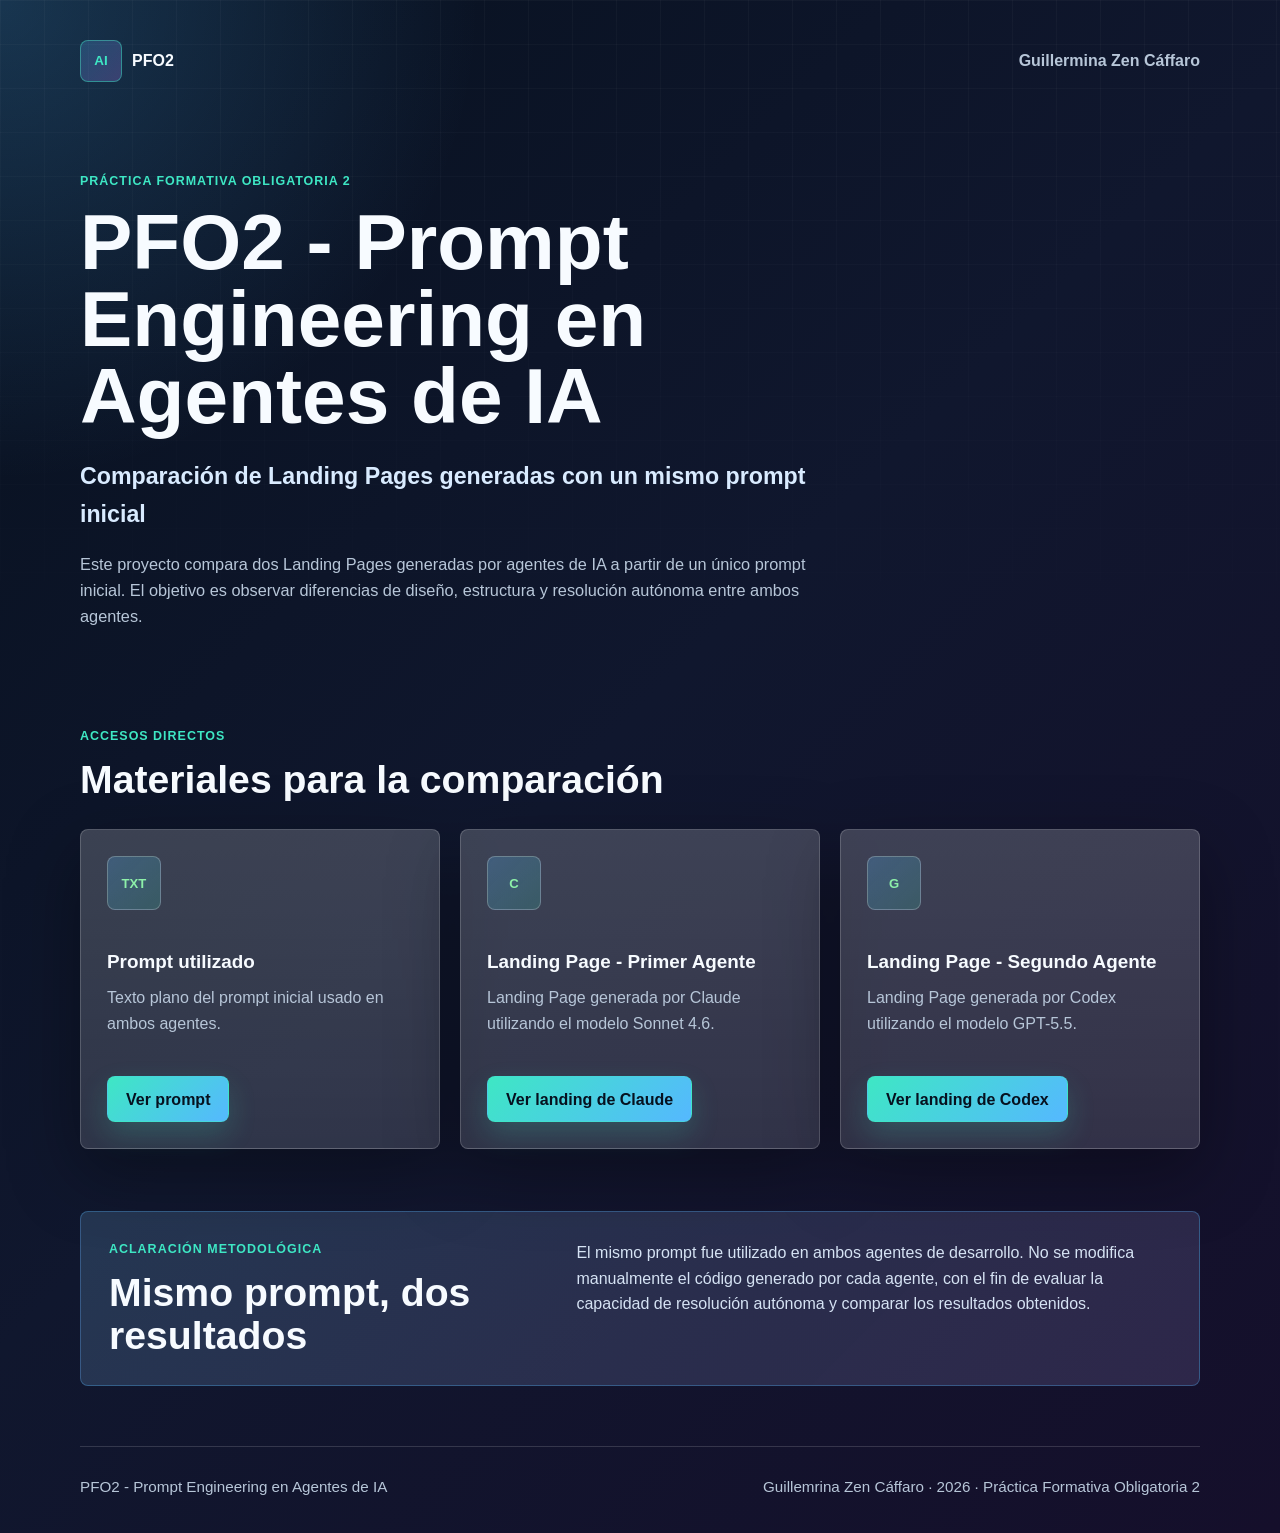
<file: index.html>
<!DOCTYPE html>
<html lang="es">
<head>
  <meta charset="UTF-8">
  <meta name="viewport" content="width=device-width, initial-scale=1.0">
  <title>PFO2 - Prompt Engineering en Agentes de IA</title>
  <link rel="stylesheet" href="styles.css">
</head>
<body>
  <header class="hero">
    <nav class="topbar" aria-label="Información principal del proyecto">
      <a class="brand" href="index.html" aria-label="Ir al inicio">
        <span class="brand-mark" aria-hidden="true">AI</span>
        <span>PFO2</span>
      </a>
      <span class="student-name">Guillermina Zen Cáffaro</span>
    </nav>

    <div class="hero-content">
      <p class="eyebrow">Práctica Formativa Obligatoria 2</p>
      <h1>PFO2 - Prompt Engineering en Agentes de IA</h1>
      <p class="subtitle">Comparación de Landing Pages generadas con un mismo prompt inicial</p>
      <p class="intro">
        Este proyecto compara dos Landing Pages generadas por agentes de IA a partir de un único
        prompt inicial. El objetivo es observar diferencias de diseño, estructura y resolución
        autónoma entre ambos agentes.
      </p>
    </div>
  </header>

  <main>
    <section class="access-section" aria-labelledby="access-title">
      <div class="section-heading">
        <p class="eyebrow">Accesos directos</p>
        <h2 id="access-title">Materiales para la comparación</h2>
      </div>

      <div class="card-grid">
        <article class="access-card">
          <div class="card-icon" aria-hidden="true">TXT</div>
          <div class="card-content">
            <h3>Prompt utilizado</h3>
            <p>Texto plano del prompt inicial usado en ambos agentes.</p>
          </div>
          <a class="button" href="prompt.txt">Ver prompt</a>
        </article>

        <article class="access-card">
          <div class="card-icon" aria-hidden="true">C</div>
          <div class="card-content">
            <h3>Landing Page - Primer Agente</h3>
            <p>Landing Page generada por Claude utilizando el modelo Sonnet 4.6.</p>
          </div>
          <a class="button" href="landing_claude/index.html">Ver landing de Claude</a>
        </article>

        <article class="access-card">
          <div class="card-icon" aria-hidden="true">G</div>
          <div class="card-content">
            <h3>Landing Page - Segundo Agente</h3>
            <p>Landing Page generada por Codex utilizando el modelo GPT-5.5.</p>
          </div>
          <a class="button" href="landing_codex/index.html">Ver landing de Codex</a>
        </article>
      </div>
    </section>

    <section class="methodology" aria-labelledby="methodology-title">
      <div>
        <p class="eyebrow">Aclaración metodológica</p>
        <h2 id="methodology-title">Mismo prompt, dos resultados</h2>
      </div>
      <p>
        El mismo prompt fue utilizado en ambos agentes de desarrollo. No se modifica manualmente el
        c&oacute;digo generado por cada agente, con el fin de evaluar la capacidad de resoluci&oacute;n aut&oacute;noma y
        comparar los resultados obtenidos.
      </p>
    </section>
  </main>

  <footer class="site-footer">
    <p>PFO2 - Prompt Engineering en Agentes de IA</p>
    <p>Guillemrina Zen C&aacute;ffaro &middot; 2026 &middot; Pr&aacute;ctica Formativa Obligatoria 2</p>
  </footer>
</body>
</html>
</file>
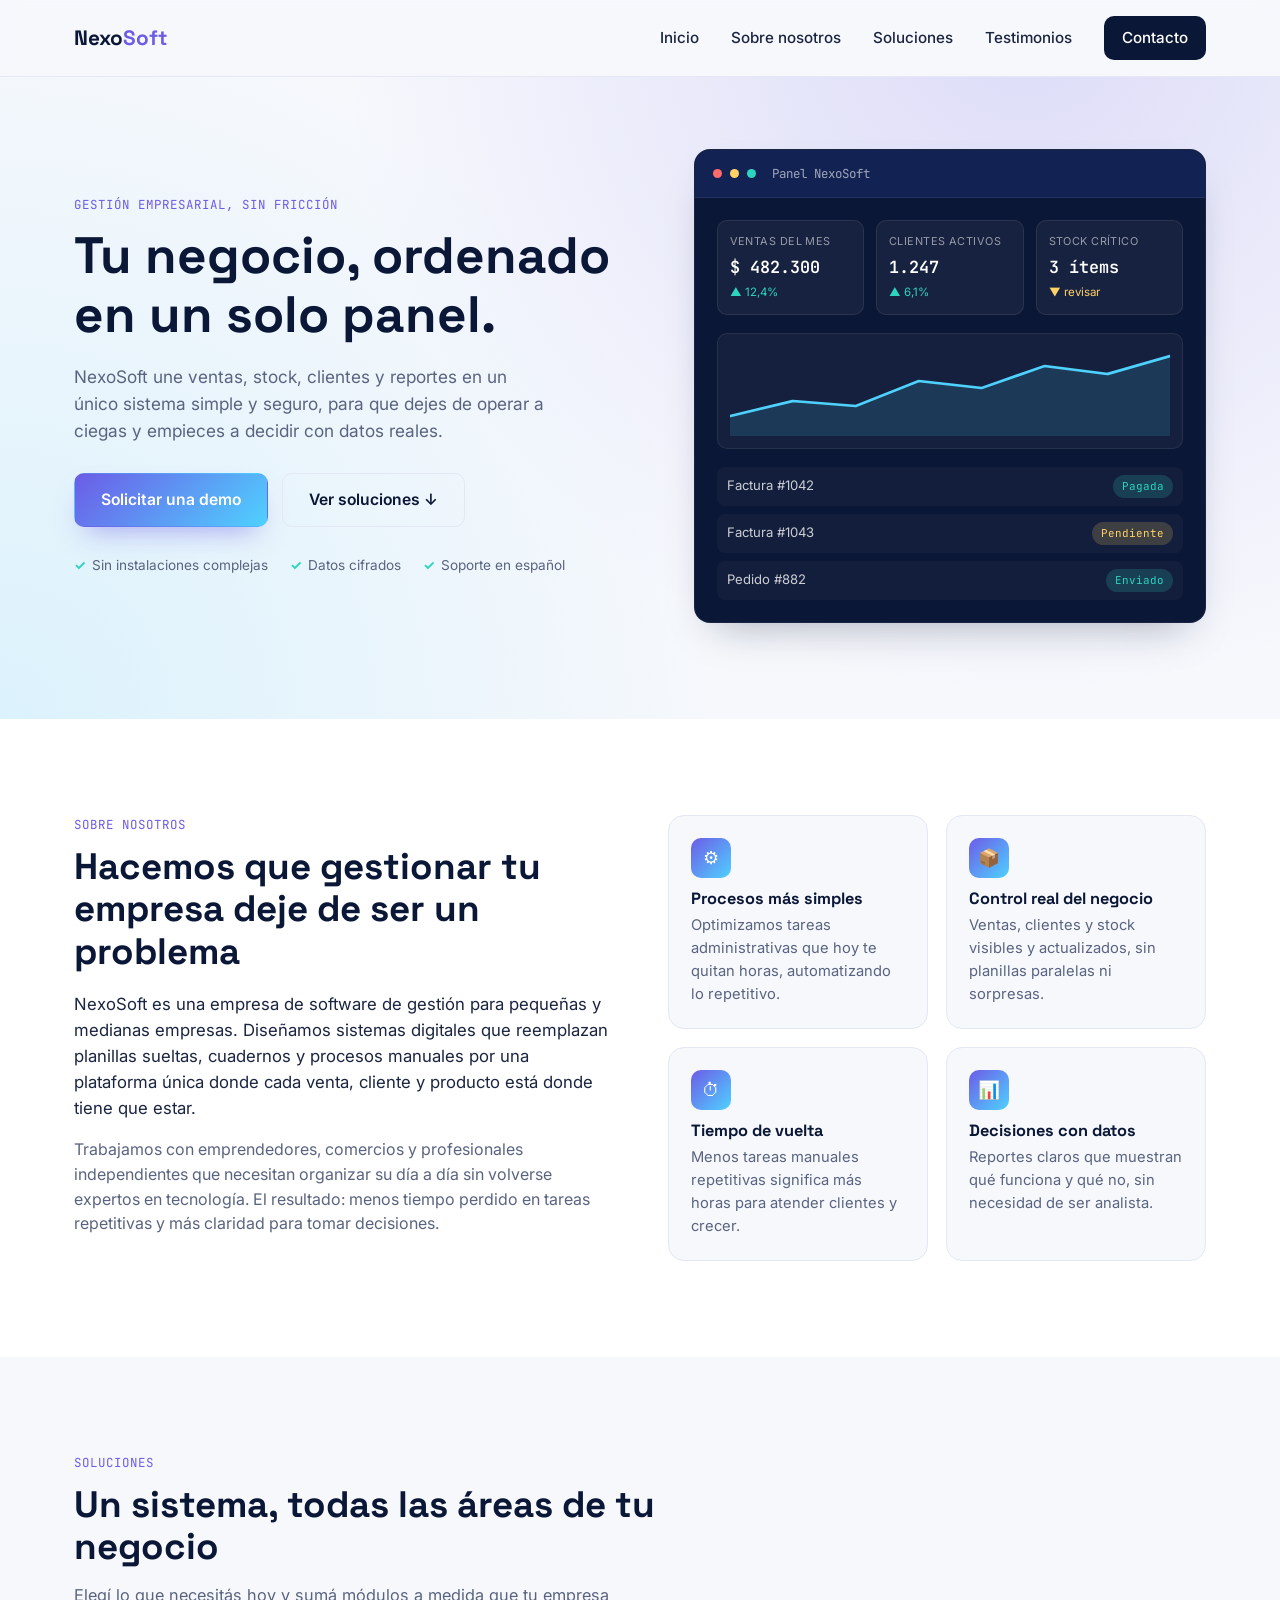
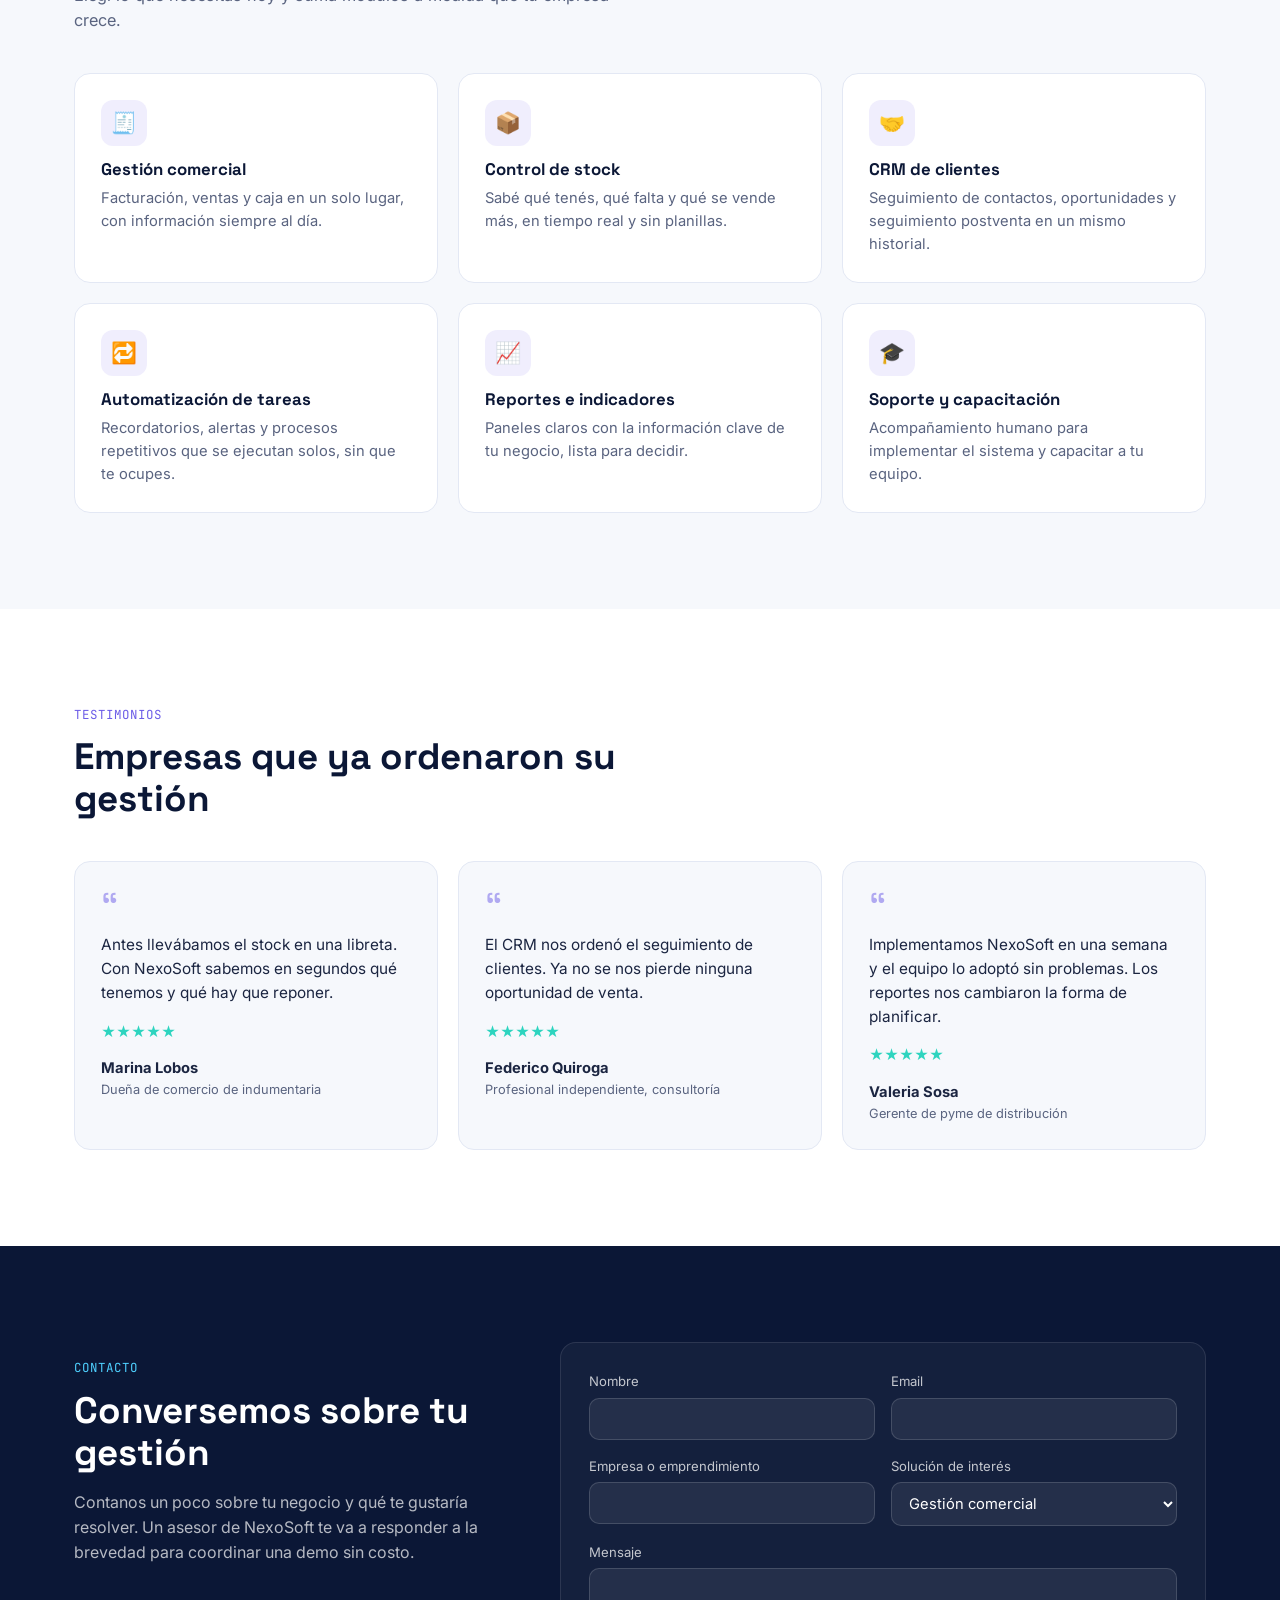
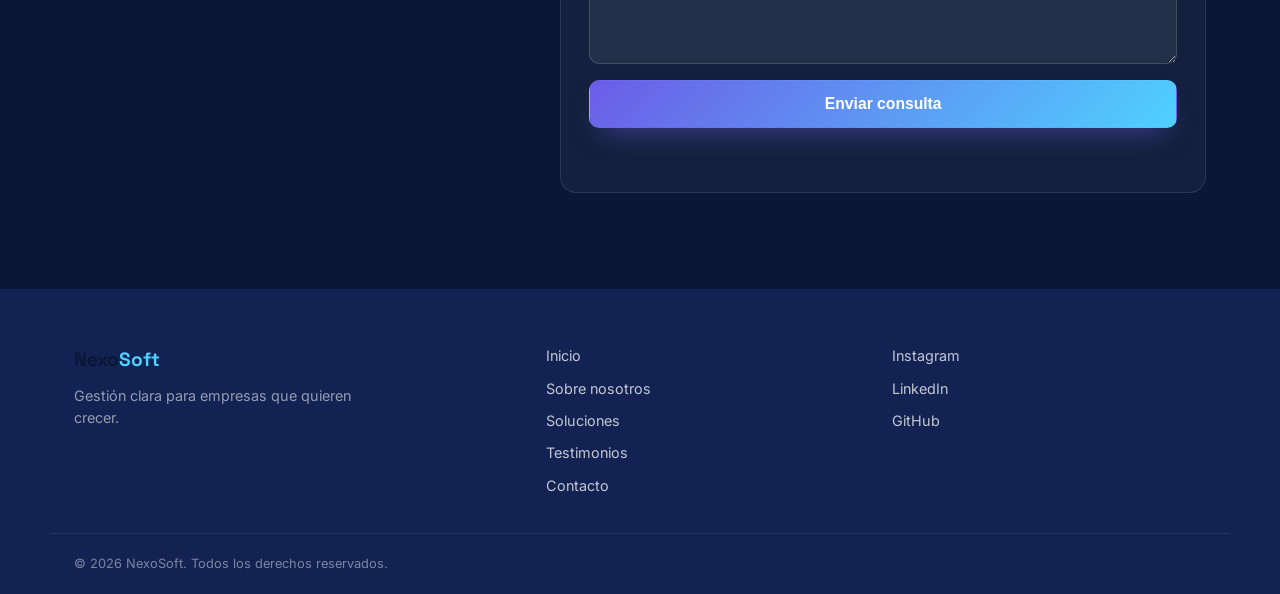
<file: landing_claude/index.html>
<!DOCTYPE html>
<html lang="es">
<head>
<meta charset="UTF-8">
<meta name="viewport" content="width=device-width, initial-scale=1.0">
<title>NexoSoft | Software de gestión para empresas que crecen</title>
<meta name="description" content="NexoSoft: software de gestión comercial, stock, CRM y reportes para pymes y emprendedores. Organizá tu negocio en un solo lugar.">
<link rel="preconnect" href="https://fonts.googleapis.com">
<link rel="preconnect" href="https://fonts.gstatic.com" crossorigin>
<link href="https://fonts.googleapis.com/css2?family=Space+Grotesk:wght@500;600;700&family=Inter:wght@400;500;600;700&family=JetBrains+Mono:wght@500&display=swap" rel="stylesheet">
<link rel="stylesheet" href="styles.css">
</head>
<body>

<!-- ===================== HEADER ===================== -->
<header class="header" id="inicio">
  <div class="container header__inner">
    <a href="#inicio" class="logo">Nexo<span>Soft</span></a>

    <button class="nav-toggle" id="navToggle" aria-label="Abrir menú" aria-expanded="false" aria-controls="navMenu">
      <span></span><span></span><span></span>
    </button>

    <nav class="nav" id="navMenu">
      <a href="#inicio" class="nav__link">Inicio</a>
      <a href="#nosotros" class="nav__link">Sobre nosotros</a>
      <a href="#soluciones" class="nav__link">Soluciones</a>
      <a href="#testimonios" class="nav__link">Testimonios</a>
      <a href="#contacto" class="nav__link nav__link--cta">Contacto</a>
    </nav>
  </div>
</header>

<main>

  <!-- ===================== HERO ===================== -->
  <section class="hero">
    <div class="container hero__inner">
      <div class="hero__copy">
        <p class="eyebrow">Gestión empresarial, sin fricción</p>
        <h1 class="hero__title">Tu negocio, ordenado en un solo panel.</h1>
        <p class="hero__subtitle">
          NexoSoft une ventas, stock, clientes y reportes en un único sistema simple y seguro,
          para que dejes de operar a ciegas y empieces a decidir con datos reales.
        </p>
        <div class="hero__actions">
          <a href="#contacto" class="btn btn--primary">Solicitar una demo</a>
          <a href="#soluciones" class="btn btn--ghost">Ver soluciones ↓</a>
        </div>
        <ul class="hero__trust">
          <li>Sin instalaciones complejas</li>
          <li>Datos cifrados</li>
          <li>Soporte en español</li>
        </ul>
      </div>

      <div class="hero__visual" aria-hidden="true">
        <div class="dashboard">
          <div class="dashboard__bar">
            <span class="dot dot--a"></span><span class="dot dot--b"></span><span class="dot dot--c"></span>
            <span class="dashboard__title">Panel NexoSoft</span>
          </div>
          <div class="dashboard__body">
            <div class="dashboard__kpis">
              <div class="kpi">
                <span class="kpi__label">Ventas del mes</span>
                <span class="kpi__value">$ 482.300</span>
                <span class="kpi__trend kpi__trend--up">▲ 12,4%</span>
              </div>
              <div class="kpi">
                <span class="kpi__label">Clientes activos</span>
                <span class="kpi__value">1.247</span>
                <span class="kpi__trend kpi__trend--up">▲ 6,1%</span>
              </div>
              <div class="kpi">
                <span class="kpi__label">Stock crítico</span>
                <span class="kpi__value">3 ítems</span>
                <span class="kpi__trend kpi__trend--down">▼ revisar</span>
              </div>
            </div>
            <div class="dashboard__chart">
              <svg viewBox="0 0 280 90" class="chart-svg" preserveAspectRatio="none">
                <polyline points="0,70 40,55 80,60 120,35 160,42 200,20 240,28 280,10" />
                <polygon points="0,70 40,55 80,60 120,35 160,42 200,20 240,28 280,10 280,90 0,90" />
              </svg>
            </div>
            <div class="dashboard__rows">
              <div class="row"><span>Factura #1042</span><span class="badge badge--ok">Pagada</span></div>
              <div class="row"><span>Factura #1043</span><span class="badge badge--pending">Pendiente</span></div>
              <div class="row"><span>Pedido #882</span><span class="badge badge--ok">Enviado</span></div>
            </div>
          </div>
        </div>
      </div>
    </div>
  </section>

  <!-- ===================== SOBRE NOSOTROS ===================== -->
  <section class="about" id="nosotros">
    <div class="container about__inner">
      <div class="about__text">
        <p class="eyebrow">Sobre nosotros</p>
        <h2 class="section-title">Hacemos que gestionar tu empresa deje de ser un problema</h2>
        <p class="about__lead">
          NexoSoft es una empresa de software de gestión para pequeñas y medianas empresas.
          Diseñamos sistemas digitales que reemplazan planillas sueltas, cuadernos y procesos manuales
          por una plataforma única donde cada venta, cliente y producto está donde tiene que estar.
        </p>
        <p>
          Trabajamos con emprendedores, comercios y profesionales independientes que necesitan
          organizar su día a día sin volverse expertos en tecnología. El resultado: menos tiempo
          perdido en tareas repetitivas y más claridad para tomar decisiones.
        </p>
      </div>

      <ul class="benefits">
        <li class="benefit">
          <span class="benefit__icon" aria-hidden="true">⚙</span>
          <h3>Procesos más simples</h3>
          <p>Optimizamos tareas administrativas que hoy te quitan horas, automatizando lo repetitivo.</p>
        </li>
        <li class="benefit">
          <span class="benefit__icon" aria-hidden="true">📦</span>
          <h3>Control real del negocio</h3>
          <p>Ventas, clientes y stock visibles y actualizados, sin planillas paralelas ni sorpresas.</p>
        </li>
        <li class="benefit">
          <span class="benefit__icon" aria-hidden="true">⏱</span>
          <h3>Tiempo de vuelta</h3>
          <p>Menos tareas manuales repetitivas significa más horas para atender clientes y crecer.</p>
        </li>
        <li class="benefit">
          <span class="benefit__icon" aria-hidden="true">📊</span>
          <h3>Decisiones con datos</h3>
          <p>Reportes claros que muestran qué funciona y qué no, sin necesidad de ser analista.</p>
        </li>
      </ul>
    </div>
  </section>

  <!-- ===================== SOLUCIONES ===================== -->
  <section class="solutions" id="soluciones">
    <div class="container">
      <p class="eyebrow">Soluciones</p>
      <h2 class="section-title">Un sistema, todas las áreas de tu negocio</h2>
      <p class="section-subtitle">Elegí lo que necesitás hoy y sumá módulos a medida que tu empresa crece.</p>

      <div class="cards">
        <article class="card">
          <span class="card__icon" aria-hidden="true">🧾</span>
          <h3>Gestión comercial</h3>
          <p>Facturación, ventas y caja en un solo lugar, con información siempre al día.</p>
        </article>
        <article class="card">
          <span class="card__icon" aria-hidden="true">📦</span>
          <h3>Control de stock</h3>
          <p>Sabé qué tenés, qué falta y qué se vende más, en tiempo real y sin planillas.</p>
        </article>
        <article class="card">
          <span class="card__icon" aria-hidden="true">🤝</span>
          <h3>CRM de clientes</h3>
          <p>Seguimiento de contactos, oportunidades y seguimiento postventa en un mismo historial.</p>
        </article>
        <article class="card">
          <span class="card__icon" aria-hidden="true">🔁</span>
          <h3>Automatización de tareas</h3>
          <p>Recordatorios, alertas y procesos repetitivos que se ejecutan solos, sin que te ocupes.</p>
        </article>
        <article class="card">
          <span class="card__icon" aria-hidden="true">📈</span>
          <h3>Reportes e indicadores</h3>
          <p>Paneles claros con la información clave de tu negocio, lista para decidir.</p>
        </article>
        <article class="card">
          <span class="card__icon" aria-hidden="true">🎓</span>
          <h3>Soporte y capacitación</h3>
          <p>Acompañamiento humano para implementar el sistema y capacitar a tu equipo.</p>
        </article>
      </div>
    </div>
  </section>

  <!-- ===================== TESTIMONIOS ===================== -->
  <section class="testimonials" id="testimonios">
    <div class="container">
      <p class="eyebrow">Testimonios</p>
      <h2 class="section-title">Empresas que ya ordenaron su gestión</h2>

      <div class="testimonial-grid">
        <figure class="testimonial">
          <span class="testimonial__quote" aria-hidden="true">“</span>
          <blockquote>
            Antes llevábamos el stock en una libreta. Con NexoSoft sabemos en segundos qué
            tenemos y qué hay que reponer.
          </blockquote>
          <div class="testimonial__stars" aria-hidden="true">★★★★★</div>
          <figcaption>
            <strong>Marina Lobos</strong>
            <span>Dueña de comercio de indumentaria</span>
          </figcaption>
        </figure>

        <figure class="testimonial">
          <span class="testimonial__quote" aria-hidden="true">“</span>
          <blockquote>
            El CRM nos ordenó el seguimiento de clientes. Ya no se nos pierde ninguna oportunidad
            de venta.
          </blockquote>
          <div class="testimonial__stars" aria-hidden="true">★★★★★</div>
          <figcaption>
            <strong>Federico Quiroga</strong>
            <span>Profesional independiente, consultoría</span>
          </figcaption>
        </figure>

        <figure class="testimonial">
          <span class="testimonial__quote" aria-hidden="true">“</span>
          <blockquote>
            Implementamos NexoSoft en una semana y el equipo lo adoptó sin problemas. Los reportes
            nos cambiaron la forma de planificar.
          </blockquote>
          <div class="testimonial__stars" aria-hidden="true">★★★★★</div>
          <figcaption>
            <strong>Valeria Sosa</strong>
            <span>Gerente de pyme de distribución</span>
          </figcaption>
        </figure>
      </div>
    </div>
  </section>

  <!-- ===================== CONTACTO ===================== -->
  <section class="contact" id="contacto">
    <div class="container contact__inner">
      <div class="contact__copy">
        <p class="eyebrow">Contacto</p>
        <h2 class="section-title">Conversemos sobre tu gestión</h2>
        <p>
          Contanos un poco sobre tu negocio y qué te gustaría resolver. Un asesor de NexoSoft
          te va a responder a la brevedad para coordinar una demo sin costo.
        </p>
      </div>

      <form class="form" id="contactForm" novalidate>
        <div class="form__row">
          <label for="nombre">Nombre</label>
          <input type="text" id="nombre" name="nombre" required autocomplete="name">
        </div>
        <div class="form__row">
          <label for="email">Email</label>
          <input type="email" id="email" name="email" required autocomplete="email">
        </div>
        <div class="form__row">
          <label for="empresa">Empresa o emprendimiento</label>
          <input type="text" id="empresa" name="empresa" autocomplete="organization">
        </div>
        <div class="form__row">
          <label for="solucion">Solución de interés</label>
          <select id="solucion" name="solucion">
            <option value="comercial">Gestión comercial</option>
            <option value="stock">Control de stock</option>
            <option value="crm">CRM de clientes</option>
            <option value="automatizacion">Automatización de tareas</option>
            <option value="reportes">Reportes e indicadores</option>
            <option value="soporte">Soporte y capacitación</option>
          </select>
        </div>
        <div class="form__row form__row--full">
          <label for="mensaje">Mensaje</label>
          <textarea id="mensaje" name="mensaje" rows="4" required></textarea>
        </div>
        <div class="form__row form__row--full">
          <button type="submit" class="btn btn--primary btn--block">Enviar consulta</button>
        </div>
        <p class="form__confirm" id="formConfirm" role="status" aria-live="polite"></p>
      </form>
    </div>
  </section>

</main>

<!-- ===================== FOOTER ===================== -->
<footer class="footer">
  <div class="container footer__inner">
    <div class="footer__brand">
      <span class="logo logo--footer">Nexo<span>Soft</span></span>
      <p>Gestión clara para empresas que quieren crecer.</p>
    </div>

    <nav class="footer__links">
      <a href="#inicio">Inicio</a>
      <a href="#nosotros">Sobre nosotros</a>
      <a href="#soluciones">Soluciones</a>
      <a href="#testimonios">Testimonios</a>
      <a href="#contacto">Contacto</a>
    </nav>

    <div class="footer__social">
      <a href="#" aria-label="Instagram de NexoSoft">Instagram</a>
      <a href="#" aria-label="LinkedIn de NexoSoft">LinkedIn</a>
      <a href="#" aria-label="GitHub de NexoSoft">GitHub</a>
    </div>
  </div>
  <div class="container footer__bottom">
    <p>© <span id="year"></span> NexoSoft. Todos los derechos reservados.</p>
  </div>
</footer>

<script src="script.js"></script>
</body>
</html>
</file>
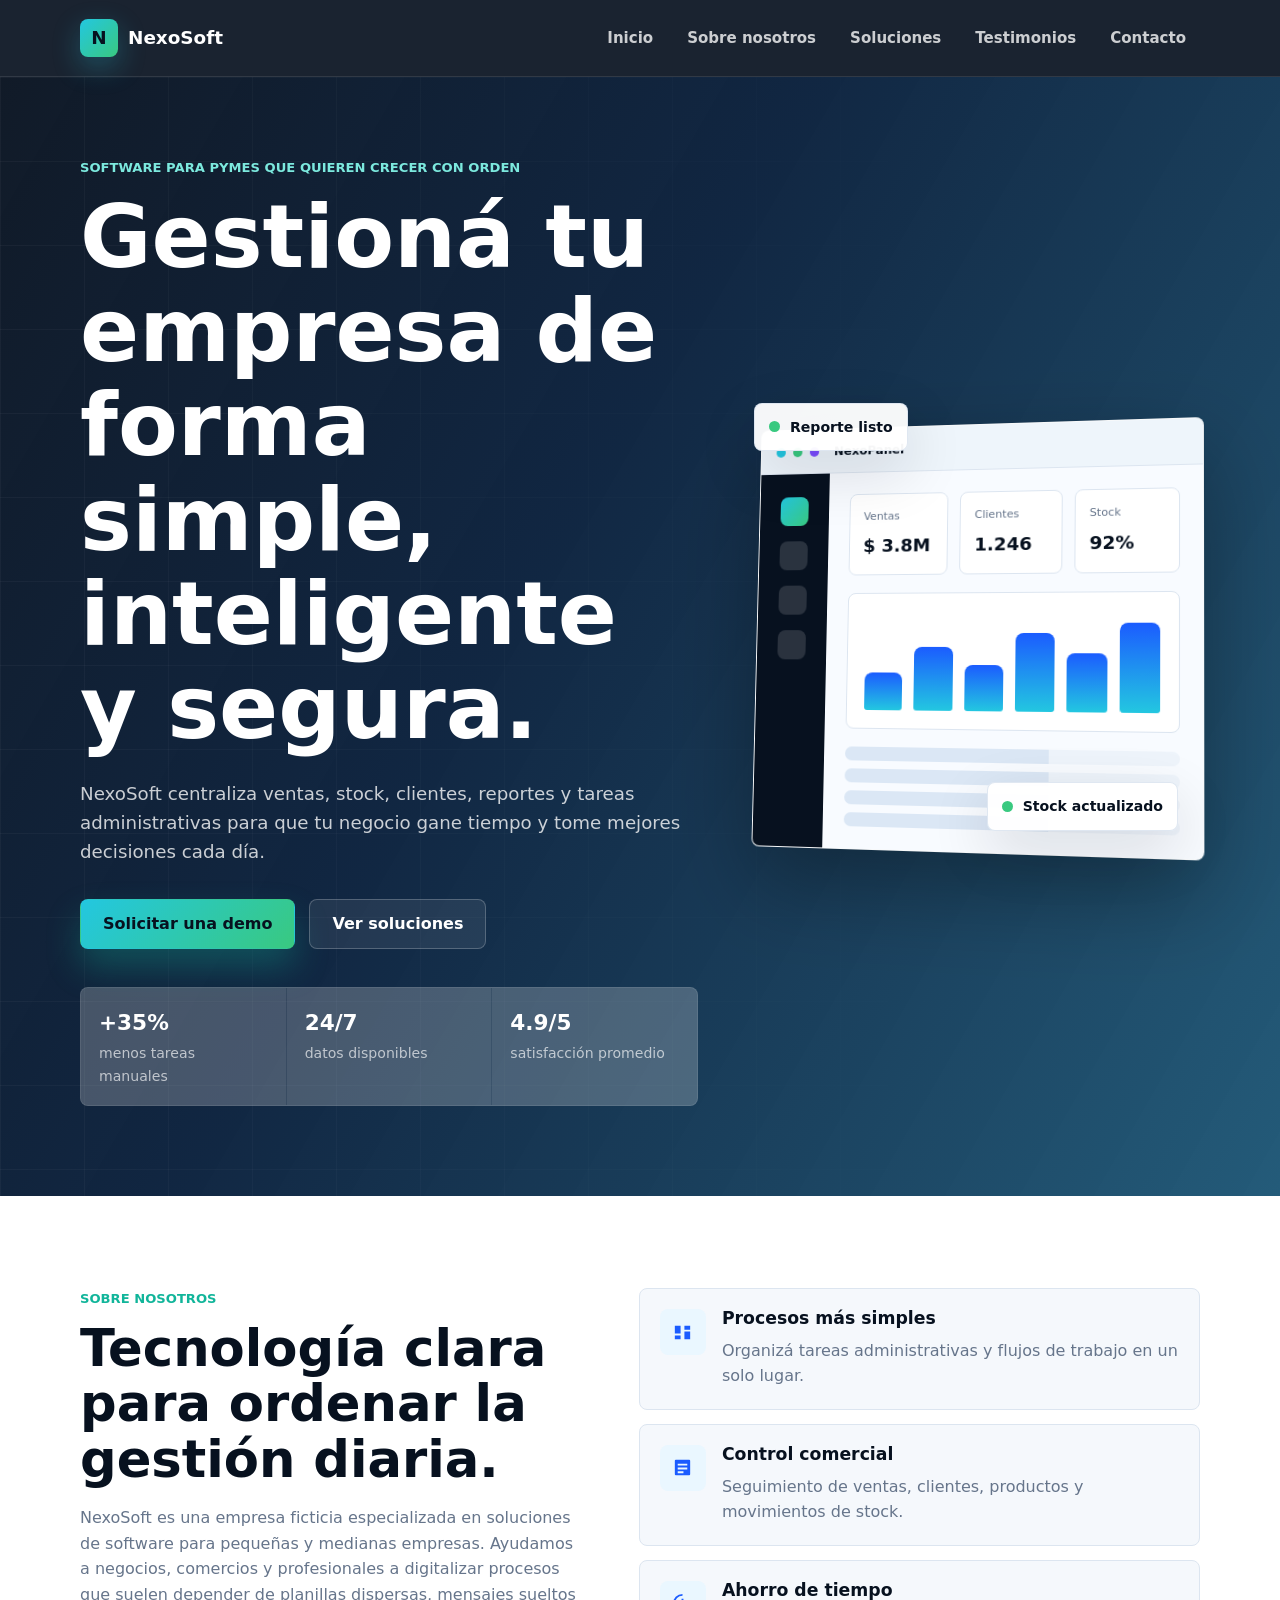
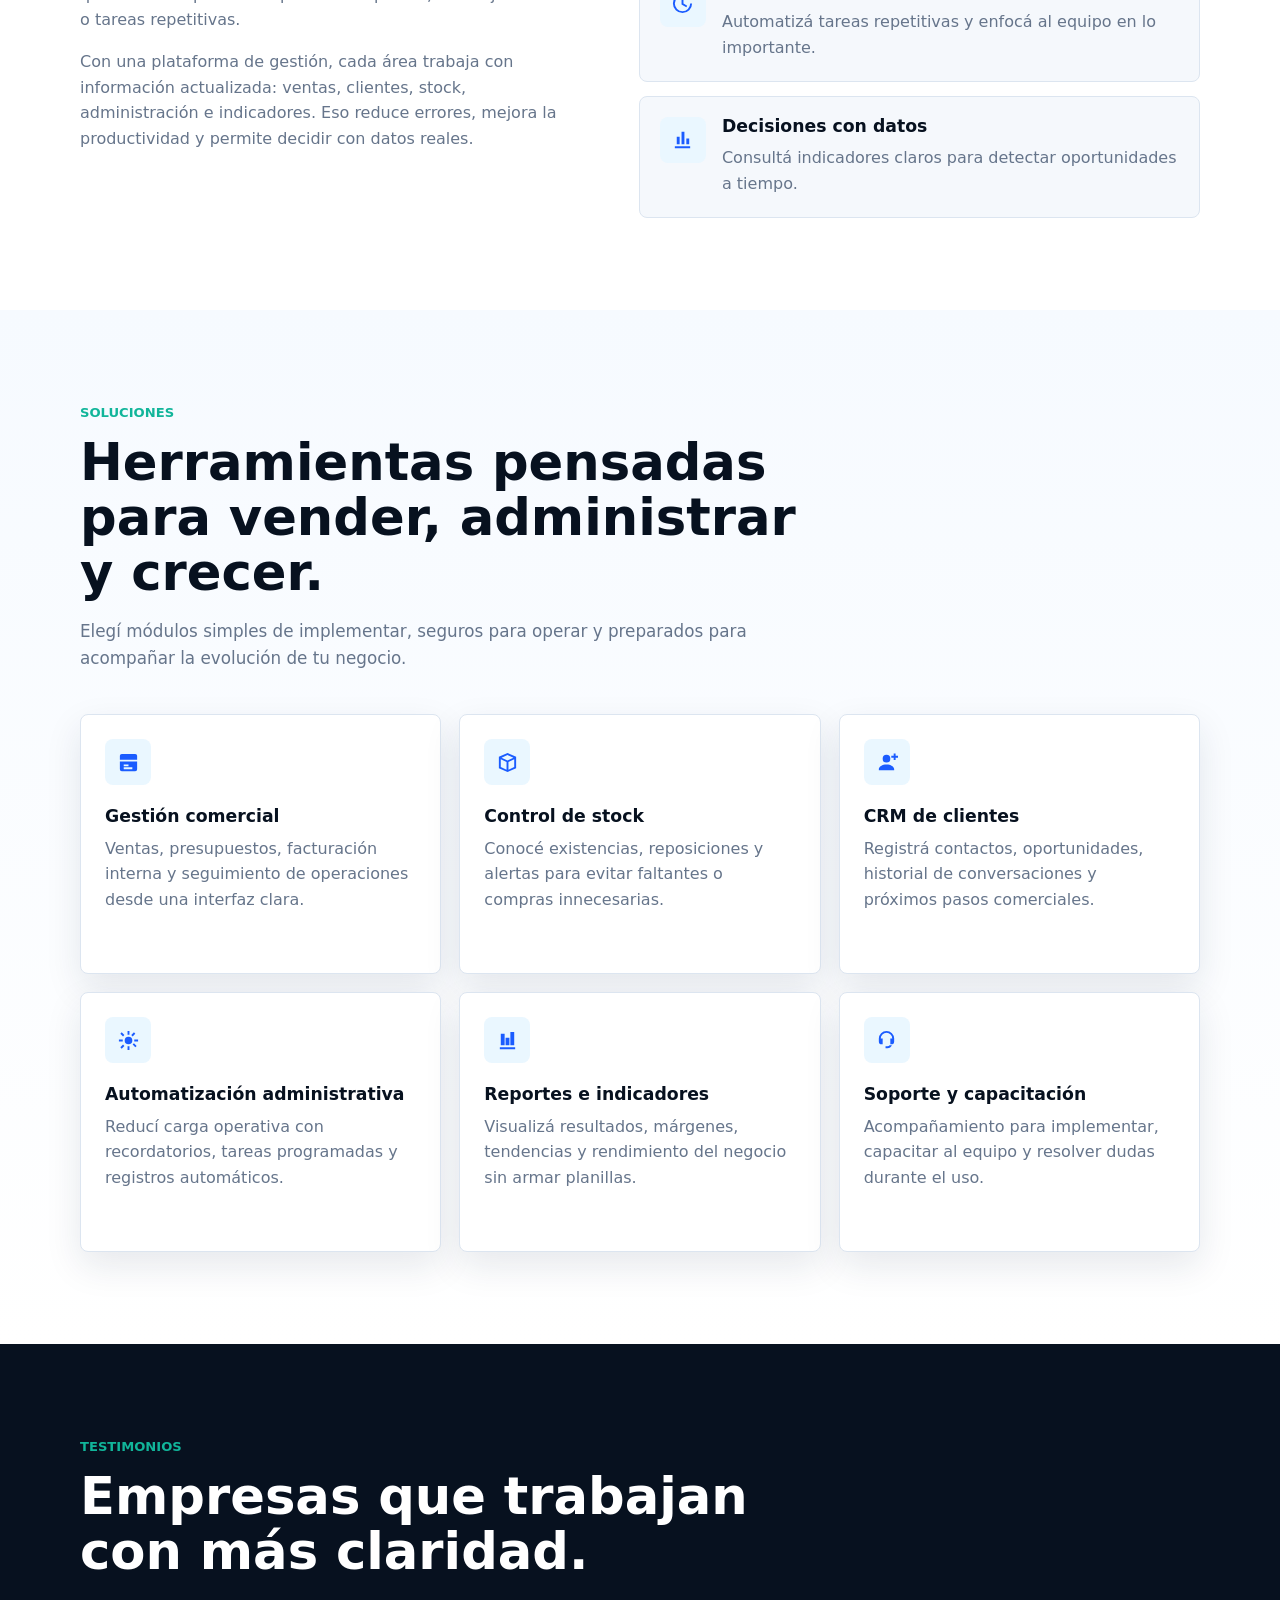
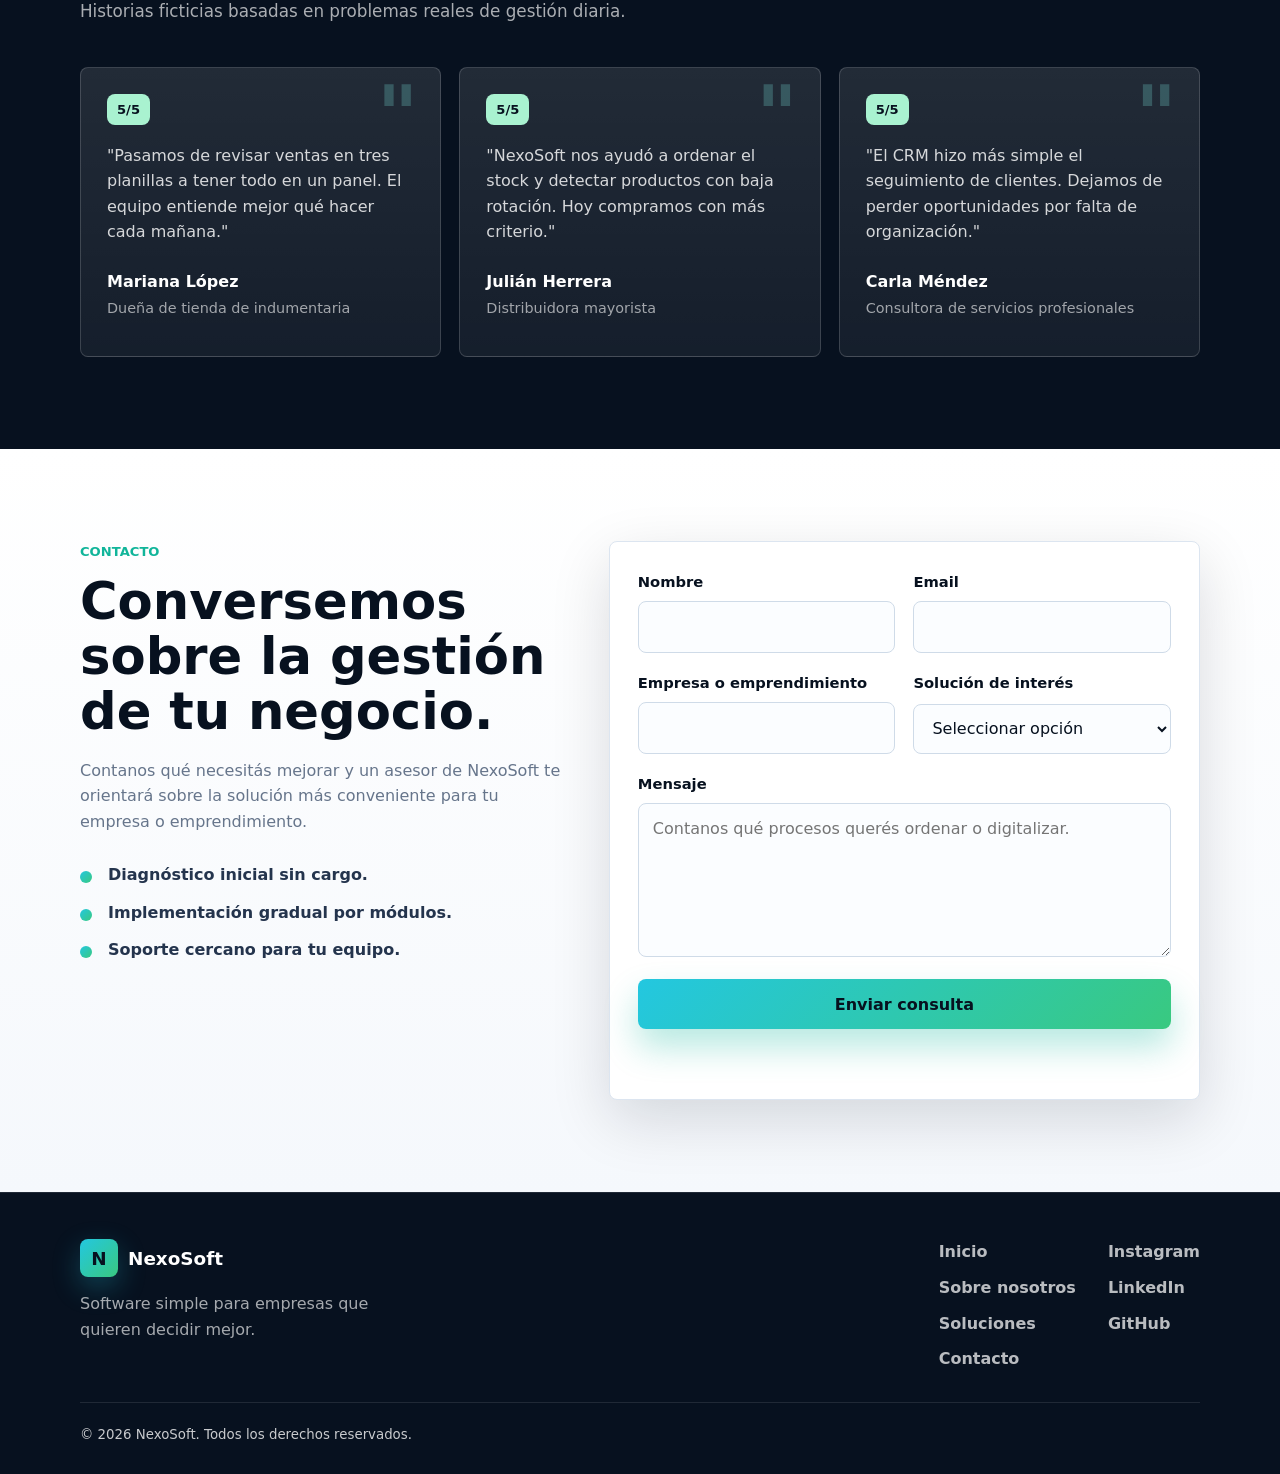
<file: landing_codex/index.html>
<!DOCTYPE html>
<html lang="es">
<head>
  <meta charset="UTF-8">
  <meta name="viewport" content="width=device-width, initial-scale=1.0">
  <meta name="description" content="NexoSoft ofrece software de gestión simple, seguro y eficiente para pymes, comercios y profesionales que buscan digitalizar sus procesos.">
  <title>NexoSoft | Software de gestión para empresas</title>
  <link rel="stylesheet" href="styles.css">
</head>
<body>
  <a class="skip-link" href="#inicio">Saltar al contenido principal</a>

  <header class="site-header">
    <nav class="navbar container" aria-label="Navegación principal">
      <a class="brand" href="#inicio" aria-label="NexoSoft, ir al inicio">
        <span class="brand-mark" aria-hidden="true">N</span>
        <span>NexoSoft</span>
      </a>

      <button class="nav-toggle" type="button" aria-label="Abrir menú" aria-controls="nav-menu" aria-expanded="false">
        <span></span>
        <span></span>
        <span></span>
      </button>

      <ul class="nav-menu" id="nav-menu">
        <li><a href="#inicio">Inicio</a></li>
        <li><a href="#sobre-nosotros">Sobre nosotros</a></li>
        <li><a href="#soluciones">Soluciones</a></li>
        <li><a href="#testimonios">Testimonios</a></li>
        <li><a href="#contacto">Contacto</a></li>
      </ul>
    </nav>
  </header>

  <main>
    <section class="hero" id="inicio" aria-labelledby="hero-title">
      <div class="hero-grid container">
        <div class="hero-copy">
          <p class="eyebrow">Software para pymes que quieren crecer con orden</p>
          <h1 id="hero-title">Gestioná tu empresa de forma simple, inteligente y segura.</h1>
          <p class="hero-description">
            NexoSoft centraliza ventas, stock, clientes, reportes y tareas administrativas para que tu negocio gane tiempo y tome mejores decisiones cada día.
          </p>
          <div class="hero-actions">
            <a class="btn btn-primary" href="#contacto">Solicitar una demo</a>
            <a class="btn btn-secondary" href="#soluciones">Ver soluciones</a>
          </div>
          <dl class="hero-metrics" aria-label="Indicadores de valor de NexoSoft">
            <div>
              <dt>+35%</dt>
              <dd>menos tareas manuales</dd>
            </div>
            <div>
              <dt>24/7</dt>
              <dd>datos disponibles</dd>
            </div>
            <div>
              <dt>4.9/5</dt>
              <dd>satisfacción promedio</dd>
            </div>
          </dl>
        </div>

        <div class="software-mockup" aria-hidden="true">
          <div class="mockup-shell">
            <div class="mockup-topbar">
              <span></span>
              <span></span>
              <span></span>
              <strong>NexoPanel</strong>
            </div>
            <div class="mockup-body">
              <aside class="mockup-sidebar">
                <span class="active"></span>
                <span></span>
                <span></span>
                <span></span>
              </aside>
              <div class="mockup-content">
                <div class="mockup-kpis">
                  <div>
                    <small>Ventas</small>
                    <strong>$ 3.8M</strong>
                  </div>
                  <div>
                    <small>Clientes</small>
                    <strong>1.246</strong>
                  </div>
                  <div>
                    <small>Stock</small>
                    <strong>92%</strong>
                  </div>
                </div>
                <div class="mockup-chart">
                  <span style="height: 38%"></span>
                  <span style="height: 64%"></span>
                  <span style="height: 46%"></span>
                  <span style="height: 78%"></span>
                  <span style="height: 58%"></span>
                  <span style="height: 88%"></span>
                </div>
                <div class="mockup-table">
                  <span></span>
                  <span></span>
                  <span></span>
                  <span></span>
                </div>
              </div>
            </div>
          </div>
          <div class="floating-note note-one">
            <span></span>
            Reporte listo
          </div>
          <div class="floating-note note-two">
            <span></span>
            Stock actualizado
          </div>
        </div>
      </div>
    </section>

    <section class="section about-section" id="sobre-nosotros" aria-labelledby="about-title">
      <div class="container two-column">
        <div>
          <p class="eyebrow">Sobre nosotros</p>
          <h2 id="about-title">Tecnología clara para ordenar la gestión diaria.</h2>
          <p>
            NexoSoft es una empresa ficticia especializada en soluciones de software para pequeñas y medianas empresas. Ayudamos a negocios, comercios y profesionales a digitalizar procesos que suelen depender de planillas dispersas, mensajes sueltos o tareas repetitivas.
          </p>
          <p>
            Con una plataforma de gestión, cada área trabaja con información actualizada: ventas, clientes, stock, administración e indicadores. Eso reduce errores, mejora la productividad y permite decidir con datos reales.
          </p>
        </div>

        <div class="benefits-list" aria-label="Beneficios principales">
          <article class="benefit-item">
            <span class="icon-circle" aria-hidden="true">
              <svg viewBox="0 0 24 24" role="img"><path d="M4 13h6V5H4v8Zm0 6h6v-4H4v4Zm10 0h6v-8h-6v8Zm0-14v4h6V5h-6Z"/></svg>
            </span>
            <div>
              <h3>Procesos más simples</h3>
              <p>Organizá tareas administrativas y flujos de trabajo en un solo lugar.</p>
            </div>
          </article>
          <article class="benefit-item">
            <span class="icon-circle" aria-hidden="true">
              <svg viewBox="0 0 24 24" role="img"><path d="M5 4h14a1 1 0 0 1 1 1v14a1 1 0 0 1-1 1H5a1 1 0 0 1-1-1V5a1 1 0 0 1 1-1Zm2 4v2h10V8H7Zm0 4v2h10v-2H7Zm0 4v2h6v-2H7Z"/></svg>
            </span>
            <div>
              <h3>Control comercial</h3>
              <p>Seguimiento de ventas, clientes, productos y movimientos de stock.</p>
            </div>
          </article>
          <article class="benefit-item">
            <span class="icon-circle" aria-hidden="true">
              <svg viewBox="0 0 24 24" role="img"><path d="M12 2a10 10 0 1 0 10 10h-2a8 8 0 1 1-8-8V2Zm1 5h-2v6l5 3 .9-1.7-3.9-2.3V7Z"/></svg>
            </span>
            <div>
              <h3>Ahorro de tiempo</h3>
              <p>Automatizá tareas repetitivas y enfocá al equipo en lo importante.</p>
            </div>
          </article>
          <article class="benefit-item">
            <span class="icon-circle" aria-hidden="true">
              <svg viewBox="0 0 24 24" role="img"><path d="M4 19h16v2H4v-2Zm2-2h3V9H6v8Zm5 0h3V4h-3v13Zm5 0h3v-6h-3v6Z"/></svg>
            </span>
            <div>
              <h3>Decisiones con datos</h3>
              <p>Consultá indicadores claros para detectar oportunidades a tiempo.</p>
            </div>
          </article>
        </div>
      </div>
    </section>

    <section class="section solutions-section" id="soluciones" aria-labelledby="solutions-title">
      <div class="container">
        <div class="section-heading">
          <p class="eyebrow">Soluciones</p>
          <h2 id="solutions-title">Herramientas pensadas para vender, administrar y crecer.</h2>
          <p>Elegí módulos simples de implementar, seguros para operar y preparados para acompañar la evolución de tu negocio.</p>
        </div>

        <div class="cards-grid">
          <article class="solution-card">
            <span class="solution-icon" aria-hidden="true">
              <svg viewBox="0 0 24 24" role="img"><path d="M3 5a2 2 0 0 1 2-2h14a2 2 0 0 1 2 2v4H3V5Zm0 6h18v8a2 2 0 0 1-2 2H5a2 2 0 0 1-2-2v-8Zm4 3v2h5v-2H7Zm0 3v2h9v-2H7Z"/></svg>
            </span>
            <h3>Gestión comercial</h3>
            <p>Ventas, presupuestos, facturación interna y seguimiento de operaciones desde una interfaz clara.</p>
          </article>

          <article class="solution-card">
            <span class="solution-icon" aria-hidden="true">
              <svg viewBox="0 0 24 24" role="img"><path d="M12 2 3 6v12l9 4 9-4V6l-9-4Zm0 2.2L18.2 7 12 9.8 5.8 7 12 4.2ZM5 8.7l6 2.7v8.1l-6-2.7V8.7Zm14 8.1-6 2.7v-8.1l6-2.7v8.1Z"/></svg>
            </span>
            <h3>Control de stock</h3>
            <p>Conocé existencias, reposiciones y alertas para evitar faltantes o compras innecesarias.</p>
          </article>

          <article class="solution-card">
            <span class="solution-icon" aria-hidden="true">
              <svg viewBox="0 0 24 24" role="img"><path d="M12 12a4 4 0 1 0-4-4 4 4 0 0 0 4 4Zm0 2c-4.4 0-8 2.2-8 5v1h16v-1c0-2.8-3.6-5-8-5Zm7.5-4.5V7H17V5h2.5V2.5h2V5H24v2h-2.5v2.5h-2Z"/></svg>
            </span>
            <h3>CRM de clientes</h3>
            <p>Registrá contactos, oportunidades, historial de conversaciones y próximos pasos comerciales.</p>
          </article>

          <article class="solution-card">
            <span class="solution-icon" aria-hidden="true">
              <svg viewBox="0 0 24 24" role="img"><path d="M11 2h2v4h-2V2Zm0 16h2v4h-2v-4ZM4.9 3.5l2.8 2.8-1.4 1.4-2.8-2.8 1.4-1.4Zm11.4 12.8 1.4-1.4 2.8 2.8-1.4 1.4-2.8-2.8ZM2 11h4v2H2v-2Zm16 0h4v2h-4v-2ZM3.5 19.1l2.8-2.8 1.4 1.4-2.8 2.8-1.4-1.4ZM16.3 7.7l-1.4-1.4 2.8-2.8 1.4 1.4-2.8 2.8ZM12 8a4 4 0 1 0 0 8 4 4 0 0 0 0-8Z"/></svg>
            </span>
            <h3>Automatización administrativa</h3>
            <p>Reducí carga operativa con recordatorios, tareas programadas y registros automáticos.</p>
          </article>

          <article class="solution-card">
            <span class="solution-icon" aria-hidden="true">
              <svg viewBox="0 0 24 24" role="img"><path d="M4 19h16v2H4v-2Zm1-2V5h4v12H5Zm5 0V9h4v8h-4Zm5 0V3h4v14h-4Z"/></svg>
            </span>
            <h3>Reportes e indicadores</h3>
            <p>Visualizá resultados, márgenes, tendencias y rendimiento del negocio sin armar planillas.</p>
          </article>

          <article class="solution-card">
            <span class="solution-icon" aria-hidden="true">
              <svg viewBox="0 0 24 24" role="img"><path d="M12 2a8 8 0 0 0-8 8v3a3 3 0 0 0 3 3h1v-6H6a6 6 0 0 1 12 0h-2v6h1a3 3 0 0 0 3-3v-3a8 8 0 0 0-8-8Zm-1 18h2a5 5 0 0 0 4.6-3h-2.3a3 3 0 0 1-2.3 1h-2v2Z"/></svg>
            </span>
            <h3>Soporte y capacitación</h3>
            <p>Acompañamiento para implementar, capacitar al equipo y resolver dudas durante el uso.</p>
          </article>
        </div>
      </div>
    </section>

    <section class="section testimonials-section" id="testimonios" aria-labelledby="testimonials-title">
      <div class="container">
        <div class="section-heading">
          <p class="eyebrow">Testimonios</p>
          <h2 id="testimonials-title">Empresas que trabajan con más claridad.</h2>
          <p>Historias ficticias basadas en problemas reales de gestión diaria.</p>
        </div>

        <div class="testimonial-grid">
          <article class="testimonial-card">
            <div class="rating" aria-label="Calificación 5 de 5">5/5</div>
            <blockquote>
              "Pasamos de revisar ventas en tres planillas a tener todo en un panel. El equipo entiende mejor qué hacer cada mañana."
            </blockquote>
            <div class="testimonial-author">
              <strong>Mariana López</strong>
              <span>Dueña de tienda de indumentaria</span>
            </div>
          </article>

          <article class="testimonial-card">
            <div class="rating" aria-label="Calificación 5 de 5">5/5</div>
            <blockquote>
              "NexoSoft nos ayudó a ordenar el stock y detectar productos con baja rotación. Hoy compramos con más criterio."
            </blockquote>
            <div class="testimonial-author">
              <strong>Julián Herrera</strong>
              <span>Distribuidora mayorista</span>
            </div>
          </article>

          <article class="testimonial-card">
            <div class="rating" aria-label="Calificación 5 de 5">5/5</div>
            <blockquote>
              "El CRM hizo más simple el seguimiento de clientes. Dejamos de perder oportunidades por falta de organización."
            </blockquote>
            <div class="testimonial-author">
              <strong>Carla Méndez</strong>
              <span>Consultora de servicios profesionales</span>
            </div>
          </article>
        </div>
      </div>
    </section>

    <section class="section contact-section" id="contacto" aria-labelledby="contact-title">
      <div class="container contact-layout">
        <div class="contact-copy">
          <p class="eyebrow">Contacto</p>
          <h2 id="contact-title">Conversemos sobre la gestión de tu negocio.</h2>
          <p>
            Contanos qué necesitás mejorar y un asesor de NexoSoft te orientará sobre la solución más conveniente para tu empresa o emprendimiento.
          </p>
          <ul class="contact-points">
            <li>Diagnóstico inicial sin cargo.</li>
            <li>Implementación gradual por módulos.</li>
            <li>Soporte cercano para tu equipo.</li>
          </ul>
        </div>

        <form class="contact-form" id="contact-form">
          <div class="form-grid">
            <div class="form-field">
              <label for="name">Nombre</label>
              <input id="name" name="name" type="text" autocomplete="name" required>
            </div>

            <div class="form-field">
              <label for="email">Email</label>
              <input id="email" name="email" type="email" autocomplete="email" required>
            </div>

            <div class="form-field">
              <label for="company">Empresa o emprendimiento</label>
              <input id="company" name="company" type="text" autocomplete="organization" required>
            </div>

            <div class="form-field">
              <label for="solution">Solución de interés</label>
              <select id="solution" name="solution" required>
                <option value="">Seleccionar opción</option>
                <option>Gestión comercial</option>
                <option>Control de stock</option>
                <option>CRM de clientes</option>
                <option>Automatización administrativa</option>
                <option>Reportes e indicadores</option>
                <option>Soporte y capacitación</option>
              </select>
            </div>

            <div class="form-field full">
              <label for="message">Mensaje</label>
              <textarea id="message" name="message" rows="5" placeholder="Contanos qué procesos querés ordenar o digitalizar." required></textarea>
            </div>
          </div>

          <button class="btn btn-primary form-submit" type="submit">Enviar consulta</button>
          <p class="form-status" id="form-status" role="status" aria-live="polite"></p>
        </form>
      </div>
    </section>
  </main>

  <footer class="site-footer">
    <div class="container footer-grid">
      <div>
        <a class="brand footer-brand" href="#inicio" aria-label="NexoSoft, volver al inicio">
          <span class="brand-mark" aria-hidden="true">N</span>
          <span>NexoSoft</span>
        </a>
        <p>Software simple para empresas que quieren decidir mejor.</p>
      </div>

      <div class="footer-links" aria-label="Enlaces internos">
        <a href="#inicio">Inicio</a>
        <a href="#sobre-nosotros">Sobre nosotros</a>
        <a href="#soluciones">Soluciones</a>
        <a href="#contacto">Contacto</a>
      </div>

      <div class="social-links" aria-label="Redes sociales ficticias">
        <a href="https://www.instagram.com/" target="_blank" rel="noopener noreferrer">Instagram</a>
        <a href="https://www.linkedin.com/" target="_blank" rel="noopener noreferrer">LinkedIn</a>
        <a href="https://github.com/" target="_blank" rel="noopener noreferrer">GitHub</a>
      </div>
    </div>
    <div class="container footer-bottom">
      <small>&copy; <span id="current-year">2026</span> NexoSoft. Todos los derechos reservados.</small>
    </div>
  </footer>

  <script src="script.js"></script>
</body>
</html>
</file>
<file: styles.css>
:root {
  color-scheme: dark;
  --bg: #07111f;
  --bg-soft: #0d1d33;
  --panel: rgba(255, 255, 255, 0.08);
  --panel-strong: rgba(255, 255, 255, 0.13);
  --text: #f7fbff;
  --muted: #b7c6d8;
  --blue: #55b8ff;
  --violet: #9f7aea;
  --turquoise: #3ee7c4;
  --green: #8df0a9;
  --border: rgba(255, 255, 255, 0.18);
  --shadow: 0 24px 70px rgba(0, 0, 0, 0.34);
  --radius: 8px;
  font-family: Inter, "Segoe UI", Roboto, Arial, sans-serif;
}

* {
  box-sizing: border-box;
}

html {
  scroll-behavior: smooth;
}

body {
  min-height: 100vh;
  margin: 0;
  background:
    radial-gradient(circle at top left, rgba(85, 184, 255, 0.22), transparent 30rem),
    linear-gradient(135deg, #07111f 0%, #10172e 48%, #150f2b 100%);
  color: var(--text);
  line-height: 1.6;
}

body::before {
  position: fixed;
  inset: 0;
  z-index: -1;
  content: "";
  background-image:
    linear-gradient(rgba(255, 255, 255, 0.045) 1px, transparent 1px),
    linear-gradient(90deg, rgba(255, 255, 255, 0.045) 1px, transparent 1px);
  background-size: 44px 44px;
  mask-image: linear-gradient(to bottom, rgba(0, 0, 0, 0.7), transparent 80%);
}

a {
  color: inherit;
}

.hero,
main,
.site-footer {
  width: min(1120px, calc(100% - 32px));
  margin-inline: auto;
}

.hero {
  min-height: 55vh;
  padding: 28px 0 64px;
}

.topbar {
  display: flex;
  align-items: center;
  justify-content: space-between;
  gap: 18px;
  padding: 12px 0;
}

.brand {
  display: inline-flex;
  align-items: center;
  gap: 10px;
  color: var(--text);
  font-weight: 800;
  text-decoration: none;
}

.brand-mark {
  display: inline-grid;
  width: 42px;
  height: 42px;
  place-items: center;
  border: 1px solid rgba(62, 231, 196, 0.45);
  border-radius: 8px;
  background: linear-gradient(135deg, rgba(85, 184, 255, 0.22), rgba(159, 122, 234, 0.28));
  color: var(--turquoise);
  font-size: 0.84rem;
  letter-spacing: 0;
}

.student-name {
  color: var(--muted);
  font-weight: 600;
}

.hero-content {
  max-width: 820px;
  padding-top: 78px;
}

.eyebrow {
  margin: 0 0 12px;
  color: var(--turquoise);
  font-size: 0.78rem;
  font-weight: 800;
  letter-spacing: 0.08em;
  text-transform: uppercase;
}

h1,
h2,
h3,
p {
  overflow-wrap: anywhere;
}

h1 {
  max-width: 940px;
  margin: 0;
  font-size: clamp(2.35rem, 7vw, 4.9rem);
  line-height: 0.98;
  letter-spacing: 0;
}

h2 {
  margin: 0;
  font-size: clamp(1.75rem, 4vw, 2.45rem);
  line-height: 1.08;
  letter-spacing: 0;
}

h3 {
  margin: 0;
  font-size: 1.18rem;
  line-height: 1.25;
  letter-spacing: 0;
}

.subtitle {
  max-width: 760px;
  margin: 24px 0 0;
  color: #d9ebff;
  font-size: clamp(1.08rem, 2.5vw, 1.45rem);
  font-weight: 650;
}

.intro {
  max-width: 760px;
  margin: 18px 0 0;
  color: var(--muted);
  font-size: 1.02rem;
}

main {
  padding-bottom: 42px;
}

.access-section {
  padding: 34px 0 28px;
}

.section-heading {
  max-width: 720px;
  margin-bottom: 28px;
}

.card-grid {
  display: grid;
  grid-template-columns: repeat(3, minmax(0, 1fr));
  gap: 20px;
}

.access-card {
  display: flex;
  min-height: 320px;
  flex-direction: column;
  justify-content: space-between;
  gap: 24px;
  padding: 26px;
  border: 1px solid var(--border);
  border-radius: var(--radius);
  background:
    linear-gradient(180deg, rgba(255, 255, 255, 0.12), rgba(255, 255, 255, 0.06)),
    var(--panel);
  box-shadow: var(--shadow);
  transition: border-color 180ms ease, transform 180ms ease, background 180ms ease;
}

.access-card:hover {
  border-color: rgba(62, 231, 196, 0.58);
  background:
    linear-gradient(180deg, rgba(85, 184, 255, 0.16), rgba(159, 122, 234, 0.11)),
    var(--panel-strong);
  transform: translateY(-4px);
}

.card-icon {
  display: inline-grid;
  width: 54px;
  height: 54px;
  place-items: center;
  border: 1px solid rgba(255, 255, 255, 0.24);
  border-radius: 8px;
  background: linear-gradient(135deg, rgba(85, 184, 255, 0.24), rgba(62, 231, 196, 0.17));
  color: var(--green);
  font-size: 0.82rem;
  font-weight: 900;
  letter-spacing: 0;
}

.card-content p {
  margin: 12px 0 0;
  color: var(--muted);
}

.button {
  display: inline-flex;
  width: fit-content;
  max-width: 100%;
  min-height: 46px;
  align-items: center;
  justify-content: center;
  padding: 12px 18px;
  border: 1px solid rgba(62, 231, 196, 0.38);
  border-radius: 8px;
  background: linear-gradient(135deg, var(--turquoise), var(--blue));
  color: #06111f;
  font-weight: 850;
  line-height: 1.2;
  text-align: center;
  text-decoration: none;
  box-shadow: 0 12px 28px rgba(62, 231, 196, 0.18);
  transition: filter 180ms ease, transform 180ms ease;
}

.button:hover,
.button:focus-visible {
  filter: brightness(1.08);
  transform: translateY(-2px);
}

.button:focus-visible,
.brand:focus-visible {
  outline: 3px solid var(--green);
  outline-offset: 4px;
}

.methodology {
  display: grid;
  grid-template-columns: minmax(220px, 0.85fr) minmax(0, 1.15fr);
  gap: 28px;
  align-items: start;
  margin: 34px 0 18px;
  padding: 28px;
  border: 1px solid rgba(85, 184, 255, 0.32);
  border-radius: var(--radius);
  background:
    linear-gradient(135deg, rgba(85, 184, 255, 0.12), rgba(159, 122, 234, 0.1)),
    rgba(255, 255, 255, 0.06);
}

.methodology p:last-child {
  margin: 0;
  color: #d6e3f4;
}

.site-footer {
  display: flex;
  justify-content: space-between;
  gap: 18px;
  padding: 28px 0 34px;
  border-top: 1px solid rgba(255, 255, 255, 0.15);
  color: var(--muted);
  font-size: 0.95rem;
}

.site-footer p {
  margin: 0;
}

@media (max-width: 900px) {
  .hero {
    min-height: auto;
    padding-bottom: 44px;
  }

  .hero-content {
    padding-top: 58px;
  }

  .card-grid {
    grid-template-columns: 1fr;
  }

  .access-card {
    min-height: 260px;
  }

  .methodology {
    grid-template-columns: 1fr;
  }
}

@media (max-width: 620px) {
  .hero,
  main,
  .site-footer {
    width: min(100% - 24px, 1120px);
  }

  .topbar,
  .site-footer {
    align-items: flex-start;
    flex-direction: column;
  }

  .hero-content {
    padding-top: 44px;
  }

  .access-card,
  .methodology {
    padding: 22px;
  }

  .button {
    width: 100%;
  }
}
</file>
<file: landing_claude/styles.css>
/* =======================================================
   NEXOSOFT — Landing Page
   Tokens: azul oscuro #0B1736, violeta #6C5CE7, celeste #4FD1FF,
   turquesa #2DD4BF, blanco #FFFFFF, fondo claro #F6F8FC
   Tipografía: Space Grotesk (display) + Inter (texto) + JetBrains Mono (datos)
   ======================================================= */

:root {
  --azul-oscuro: #0B1736;
  --azul-oscuro-2: #122252;
  --violeta: #6C5CE7;
  --celeste: #4FD1FF;
  --turquesa: #2DD4BF;
  --blanco: #FFFFFF;
  --fondo-claro: #F6F8FC;
  --texto: #1B2541;
  --texto-suave: #5A6480;
  --borde: #E3E8F4;

  --font-display: "Space Grotesk", "Inter", sans-serif;
  --font-body: "Inter", sans-serif;
  --font-mono: "JetBrains Mono", monospace;

  --radius: 16px;
  --radius-sm: 10px;
  --shadow: 0 20px 40px -20px rgba(11, 23, 54, 0.35);
}

* { box-sizing: border-box; }
html { scroll-behavior: smooth; }

body {
  margin: 0;
  font-family: var(--font-body);
  color: var(--texto);
  background: var(--fondo-claro);
  line-height: 1.55;
}

h1, h2, h3 {
  font-family: var(--font-display);
  color: var(--azul-oscuro);
  margin: 0;
  line-height: 1.15;
}

p { margin: 0; }

a { color: inherit; text-decoration: none; }

.container {
  width: 100%;
  max-width: 1180px;
  margin: 0 auto;
  padding: 0 24px;
}

.eyebrow {
  font-family: var(--font-mono);
  font-size: 0.78rem;
  letter-spacing: 0.08em;
  text-transform: uppercase;
  color: var(--violeta);
  margin-bottom: 12px;
}

.section-title {
  font-size: clamp(1.7rem, 3vw, 2.3rem);
  max-width: 620px;
}

.section-subtitle {
  margin-top: 14px;
  color: var(--texto-suave);
  max-width: 540px;
  font-size: 1.02rem;
}

/* Focus visibility for accessibility */
a:focus-visible,
button:focus-visible,
input:focus-visible,
textarea:focus-visible,
select:focus-visible {
  outline: 2px solid var(--violeta);
  outline-offset: 3px;
}

@media (prefers-reduced-motion: reduce) {
  * { animation: none !important; transition: none !important; }
}

/* ===================== BOTONES ===================== */
.btn {
  display: inline-flex;
  align-items: center;
  justify-content: center;
  gap: 8px;
  padding: 14px 26px;
  border-radius: var(--radius-sm);
  font-weight: 600;
  font-size: 0.98rem;
  border: 1px solid transparent;
  cursor: pointer;
  transition: transform 0.15s ease, box-shadow 0.15s ease, background 0.15s ease;
}

.btn--primary {
  background: linear-gradient(135deg, var(--violeta), var(--celeste));
  color: var(--blanco);
  box-shadow: 0 14px 28px -12px rgba(108, 92, 231, 0.55);
}
.btn--primary:hover { transform: translateY(-2px); }

.btn--ghost {
  background: transparent;
  color: var(--azul-oscuro);
  border-color: var(--borde);
}
.btn--ghost:hover { border-color: var(--violeta); color: var(--violeta); }

.btn--block { width: 100%; }

/* ===================== HEADER ===================== */
.header {
  position: sticky;
  top: 0;
  z-index: 50;
  background: rgba(246, 248, 252, 0.88);
  backdrop-filter: blur(10px);
  border-bottom: 1px solid var(--borde);
}

.header__inner {
  display: flex;
  align-items: center;
  justify-content: space-between;
  height: 76px;
}

.logo {
  font-family: var(--font-display);
  font-weight: 700;
  font-size: 1.3rem;
  color: var(--azul-oscuro);
}
.logo span { color: var(--violeta); }

.nav {
  display: flex;
  align-items: center;
  gap: 32px;
}

.nav__link {
  font-weight: 500;
  color: var(--texto);
  font-size: 0.95rem;
  white-space: nowrap;
}
.nav__link:hover { color: var(--violeta); }

.nav__link--cta {
  background: var(--azul-oscuro);
  color: var(--blanco);
  padding: 10px 18px;
  border-radius: var(--radius-sm);
}
.nav__link--cta:hover { color: var(--blanco); opacity: 0.9; }

.nav-toggle {
  display: none;
  flex-direction: column;
  justify-content: center;
  gap: 5px;
  width: 38px;
  height: 38px;
  background: none;
  border: none;
  cursor: pointer;
}
.nav-toggle span {
  display: block;
  height: 2px;
  width: 100%;
  background: var(--azul-oscuro);
  border-radius: 2px;
  transition: transform 0.2s ease, opacity 0.2s ease;
}
.nav-toggle.is-open span:nth-child(1) { transform: translateY(7px) rotate(45deg); }
.nav-toggle.is-open span:nth-child(2) { opacity: 0; }
.nav-toggle.is-open span:nth-child(3) { transform: translateY(-7px) rotate(-45deg); }

/* ===================== HERO ===================== */
.hero {
  background: radial-gradient(circle at 80% -10%, rgba(108, 92, 231, 0.18), transparent 55%),
              radial-gradient(circle at 0% 100%, rgba(79, 209, 255, 0.16), transparent 50%),
              var(--fondo-claro);
  padding: 72px 0 96px;
}

.hero__inner {
  display: grid;
  grid-template-columns: 1.1fr 1fr;
  gap: 56px;
  align-items: center;
}

.hero__title {
  font-size: clamp(2.2rem, 4.2vw, 3.2rem);
  margin-bottom: 20px;
}

.hero__subtitle {
  color: var(--texto-suave);
  font-size: 1.08rem;
  max-width: 480px;
  margin-bottom: 28px;
}

.hero__actions {
  display: flex;
  gap: 14px;
  flex-wrap: wrap;
  margin-bottom: 28px;
}

.hero__trust {
  display: flex;
  gap: 22px;
  flex-wrap: wrap;
  list-style: none;
  padding: 0;
  margin: 0;
  font-size: 0.85rem;
  color: var(--texto-suave);
}
.hero__trust li::before {
  content: "✓";
  color: var(--turquesa);
  font-weight: 700;
  margin-right: 6px;
}

/* --- Dashboard mockup (elemento visual / signature) --- */
.dashboard {
  background: var(--azul-oscuro);
  border-radius: var(--radius);
  box-shadow: var(--shadow);
  overflow: hidden;
  border: 1px solid rgba(255,255,255,0.06);
}

.dashboard__bar {
  display: flex;
  align-items: center;
  gap: 8px;
  padding: 14px 18px;
  background: var(--azul-oscuro-2);
  border-bottom: 1px solid rgba(255,255,255,0.08);
}

.dot { width: 9px; height: 9px; border-radius: 50%; display: inline-block; }
.dot--a { background: #FF6B6B; }
.dot--b { background: #FFD166; }
.dot--c { background: var(--turquesa); }

.dashboard__title {
  margin-left: 8px;
  font-family: var(--font-mono);
  font-size: 0.78rem;
  color: rgba(255,255,255,0.6);
}

.dashboard__body { padding: 22px; }

.dashboard__kpis {
  display: grid;
  grid-template-columns: repeat(3, 1fr);
  gap: 12px;
  margin-bottom: 18px;
}

.kpi {
  background: rgba(255,255,255,0.05);
  border: 1px solid rgba(255,255,255,0.08);
  border-radius: var(--radius-sm);
  padding: 12px;
  display: flex;
  flex-direction: column;
  gap: 4px;
}

.kpi__label {
  font-size: 0.68rem;
  color: rgba(255,255,255,0.55);
  text-transform: uppercase;
  letter-spacing: 0.04em;
}

.kpi__value {
  font-family: var(--font-mono);
  font-size: 1.05rem;
  color: var(--blanco);
  font-weight: 600;
}

.kpi__trend { font-size: 0.72rem; }
.kpi__trend--up { color: var(--turquesa); }
.kpi__trend--down { color: #FFD166; }

.dashboard__chart {
  background: rgba(255,255,255,0.04);
  border: 1px solid rgba(255,255,255,0.08);
  border-radius: var(--radius-sm);
  padding: 12px;
  margin-bottom: 18px;
}

.chart-svg { width: 100%; height: 90px; display: block; }
.chart-svg polyline {
  fill: none;
  stroke: var(--celeste);
  stroke-width: 2.5;
  stroke-linecap: round;
  stroke-linejoin: round;
}
.chart-svg polygon {
  fill: rgba(79, 209, 255, 0.14);
  stroke: none;
}

.dashboard__rows {
  display: flex;
  flex-direction: column;
  gap: 8px;
}

.row {
  display: flex;
  justify-content: space-between;
  font-size: 0.82rem;
  color: rgba(255,255,255,0.78);
  padding: 8px 10px;
  background: rgba(255,255,255,0.03);
  border-radius: 8px;
}

.badge {
  font-family: var(--font-mono);
  font-size: 0.68rem;
  padding: 3px 9px;
  border-radius: 999px;
}
.badge--ok { background: rgba(45, 212, 191, 0.18); color: var(--turquesa); }
.badge--pending { background: rgba(255, 209, 102, 0.18); color: #FFD166; }

/* ===================== SOBRE NOSOTROS ===================== */
.about { padding: 96px 0; background: var(--blanco); }

.about__inner {
  display: grid;
  grid-template-columns: 1fr 1fr;
  gap: 56px;
  align-items: start;
}

.about__lead {
  font-size: 1.05rem;
  margin: 18px 0 16px;
  color: var(--texto);
}

.about__text p + p { color: var(--texto-suave); }

.benefits {
  list-style: none;
  margin: 0;
  padding: 0;
  display: grid;
  grid-template-columns: 1fr 1fr;
  gap: 18px;
}

.benefit {
  background: var(--fondo-claro);
  border: 1px solid var(--borde);
  border-radius: var(--radius);
  padding: 22px;
}

.benefit__icon {
  display: inline-flex;
  align-items: center;
  justify-content: center;
  width: 40px;
  height: 40px;
  border-radius: 10px;
  background: linear-gradient(135deg, var(--violeta), var(--celeste));
  color: var(--blanco);
  font-size: 1.1rem;
  margin-bottom: 12px;
}

.benefit h3 { font-size: 1.02rem; margin-bottom: 6px; }
.benefit p { color: var(--texto-suave); font-size: 0.92rem; }

/* ===================== SOLUCIONES ===================== */
.solutions { padding: 96px 0; background: var(--fondo-claro); }

.cards {
  display: grid;
  grid-template-columns: repeat(3, 1fr);
  gap: 20px;
  margin-top: 40px;
}

.card {
  background: var(--blanco);
  border: 1px solid var(--borde);
  border-radius: var(--radius);
  padding: 26px;
  transition: transform 0.18s ease, box-shadow 0.18s ease;
}
.card:hover { transform: translateY(-4px); box-shadow: var(--shadow); }

.card__icon {
  display: inline-flex;
  align-items: center;
  justify-content: center;
  width: 46px;
  height: 46px;
  border-radius: 12px;
  background: rgba(108, 92, 231, 0.1);
  font-size: 1.3rem;
  margin-bottom: 14px;
}

.card h3 { font-size: 1.05rem; margin-bottom: 8px; }
.card p { color: var(--texto-suave); font-size: 0.92rem; }

/* ===================== TESTIMONIOS ===================== */
.testimonials { padding: 96px 0; background: var(--blanco); }

.testimonial-grid {
  display: grid;
  grid-template-columns: repeat(3, 1fr);
  gap: 20px;
  margin-top: 40px;
}

.testimonial {
  background: var(--fondo-claro);
  border: 1px solid var(--borde);
  border-radius: var(--radius);
  padding: 26px;
  margin: 0;
  position: relative;
}

.testimonial__quote {
  font-family: var(--font-display);
  font-size: 2.6rem;
  color: var(--violeta);
  opacity: 0.5;
  line-height: 1;
  display: block;
  margin-bottom: 4px;
}

.testimonial blockquote {
  margin: 0 0 16px;
  font-size: 0.96rem;
  color: var(--texto);
}

.testimonial__stars { color: var(--turquesa); margin-bottom: 14px; font-size: 0.9rem; }

.testimonial figcaption { display: flex; flex-direction: column; }
.testimonial figcaption strong { font-size: 0.92rem; }
.testimonial figcaption span { font-size: 0.8rem; color: var(--texto-suave); }

/* ===================== CONTACTO ===================== */
.contact { padding: 96px 0; background: var(--azul-oscuro); color: var(--blanco); }
.contact .eyebrow { color: var(--celeste); }
.contact .section-title { color: var(--blanco); }
.contact__copy p { color: rgba(255,255,255,0.7); margin-top: 16px; max-width: 420px; }

.contact__inner {
  display: grid;
  grid-template-columns: 0.8fr 1.2fr;
  gap: 56px;
  align-items: start;
}

.form {
  background: rgba(255,255,255,0.04);
  border: 1px solid rgba(255,255,255,0.1);
  border-radius: var(--radius);
  padding: 28px;
  display: grid;
  grid-template-columns: 1fr 1fr;
  gap: 16px;
}

.form__row { display: flex; flex-direction: column; gap: 6px; }
.form__row--full { grid-column: 1 / -1; }

.form label {
  font-size: 0.82rem;
  color: rgba(255,255,255,0.75);
}

.form input,
.form select,
.form textarea {
  background: rgba(255,255,255,0.07);
  border: 1px solid rgba(255,255,255,0.15);
  border-radius: var(--radius-sm);
  padding: 11px 13px;
  color: var(--blanco);
  font-family: var(--font-body);
  font-size: 0.92rem;
  resize: vertical;
}

.form input::placeholder,
.form textarea::placeholder { color: rgba(255,255,255,0.4); }

.form select option { color: var(--texto); }

.form__confirm {
  grid-column: 1 / -1;
  min-height: 20px;
  color: var(--turquesa);
  font-size: 0.9rem;
}

/* ===================== FOOTER ===================== */
.footer { background: var(--azul-oscuro-2); color: rgba(255,255,255,0.75); padding: 56px 0 0; }

.footer__inner {
  display: grid;
  grid-template-columns: 1.4fr 1fr 1fr;
  gap: 32px;
  padding-bottom: 36px;
  border-bottom: 1px solid rgba(255,255,255,0.08);
}

.footer__brand p { margin-top: 10px; font-size: 0.9rem; color: rgba(255,255,255,0.55); max-width: 280px; }

.logo--footer { font-size: 1.2rem; }
.logo--footer span { color: var(--celeste); }

.footer__links,
.footer__social {
  display: flex;
  flex-direction: column;
  gap: 10px;
  font-size: 0.9rem;
}

.footer__links a:hover,
.footer__social a:hover { color: var(--celeste); }

.footer__bottom {
  padding: 20px 24px;
  font-size: 0.8rem;
  color: rgba(255,255,255,0.45);
}

/* ===================== RESPONSIVE ===================== */
@media (max-width: 980px) {
  .hero__inner,
  .about__inner,
  .contact__inner { grid-template-columns: 1fr; }

  .cards,
  .testimonial-grid { grid-template-columns: repeat(2, 1fr); }

  .benefits { grid-template-columns: 1fr; }

  .footer__inner { grid-template-columns: 1fr 1fr; }
}

@media (max-width: 720px) {
  .nav-toggle { display: flex; }

  .nav {
    position: absolute;
    top: 76px;
    left: 0;
    right: 0;
    background: var(--blanco);
    border-bottom: 1px solid var(--borde);
    flex-direction: column;
    align-items: flex-start;
    padding: 16px 24px 24px;
    gap: 16px;
    display: none;
  }
  .nav.is-open { display: flex; }
  .nav__link--cta { align-self: flex-start; }

  .cards,
  .testimonial-grid { grid-template-columns: 1fr; }

  .form { grid-template-columns: 1fr; }

  .footer__inner { grid-template-columns: 1fr; }

  .dashboard__kpis { grid-template-columns: 1fr; }
}
</file>
<file: landing_codex/styles.css>
:root {
  --color-ink: #07111f;
  --color-ink-soft: #10243c;
  --color-blue: #1b5cff;
  --color-cyan: #23c7e0;
  --color-teal: #11b59a;
  --color-green: #39c980;
  --color-violet: #7c4dff;
  --color-white: #ffffff;
  --color-cloud: #f5f8fc;
  --color-line: #dce5f0;
  --color-text: #24344d;
  --color-muted: #66758b;
  --shadow-soft: 0 20px 60px rgba(7, 17, 31, 0.14);
  --shadow-card: 0 14px 36px rgba(20, 40, 70, 0.10);
  --radius: 8px;
  --header-height: 76px;
}

* {
  box-sizing: border-box;
}

html {
  scroll-behavior: smooth;
}

body {
  margin: 0;
  font-family: Inter, ui-sans-serif, system-ui, -apple-system, BlinkMacSystemFont, "Segoe UI", sans-serif;
  color: var(--color-text);
  background: var(--color-white);
  line-height: 1.6;
}

body.nav-open {
  overflow: hidden;
}

img,
svg {
  display: block;
  max-width: 100%;
}

a {
  color: inherit;
  text-decoration: none;
}

button,
input,
select,
textarea {
  font: inherit;
}

:focus-visible {
  outline: 3px solid rgba(35, 199, 224, 0.65);
  outline-offset: 3px;
}

.skip-link {
  position: fixed;
  top: 12px;
  left: 12px;
  z-index: 1000;
  padding: 10px 14px;
  color: var(--color-ink);
  background: var(--color-white);
  border-radius: var(--radius);
  transform: translateY(-140%);
  transition: transform 180ms ease;
}

.skip-link:focus {
  transform: translateY(0);
}

.container {
  width: min(1120px, calc(100% - 40px));
  margin-inline: auto;
}

.section {
  padding: 92px 0;
}

.eyebrow {
  margin: 0 0 12px;
  color: var(--color-teal);
  font-size: 0.82rem;
  font-weight: 800;
  text-transform: uppercase;
}

h1,
h2,
h3,
p {
  margin-top: 0;
}

h1,
h2,
h3 {
  color: var(--color-ink);
  line-height: 1.08;
}

h1 {
  max-width: 760px;
  margin-bottom: 24px;
  font-size: clamp(2.55rem, 7vw, 5.45rem);
}

h2 {
  margin-bottom: 18px;
  font-size: clamp(2rem, 4vw, 3.25rem);
}

h3 {
  margin-bottom: 10px;
  font-size: 1.08rem;
}

p {
  color: var(--color-muted);
}

/* Header */
.site-header {
  position: sticky;
  top: 0;
  z-index: 100;
  min-height: var(--header-height);
  color: var(--color-white);
  background: rgba(7, 17, 31, 0.92);
  border-bottom: 1px solid rgba(255, 255, 255, 0.10);
  backdrop-filter: blur(16px);
}

.navbar {
  min-height: var(--header-height);
  display: flex;
  align-items: center;
  justify-content: space-between;
  gap: 24px;
}

.brand {
  display: inline-flex;
  align-items: center;
  gap: 10px;
  color: var(--color-white);
  font-size: 1.15rem;
  font-weight: 900;
}

.brand-mark {
  display: grid;
  width: 38px;
  height: 38px;
  place-items: center;
  color: var(--color-ink);
  background: linear-gradient(135deg, var(--color-cyan), var(--color-green));
  border-radius: var(--radius);
  box-shadow: 0 10px 28px rgba(35, 199, 224, 0.28);
}

.nav-menu {
  display: flex;
  align-items: center;
  gap: 6px;
  margin: 0;
  padding: 0;
  list-style: none;
}

.nav-menu a {
  display: inline-flex;
  min-height: 42px;
  align-items: center;
  padding: 0 14px;
  color: rgba(255, 255, 255, 0.78);
  font-size: 0.94rem;
  font-weight: 700;
  border-radius: var(--radius);
  transition: color 180ms ease, background 180ms ease;
}

.nav-menu a:hover {
  color: var(--color-white);
  background: rgba(255, 255, 255, 0.10);
}

.nav-toggle {
  display: none;
  width: 44px;
  height: 44px;
  padding: 0;
  color: var(--color-white);
  background: rgba(255, 255, 255, 0.10);
  border: 1px solid rgba(255, 255, 255, 0.16);
  border-radius: var(--radius);
  cursor: pointer;
}

.nav-toggle span {
  display: block;
  width: 18px;
  height: 2px;
  margin: 4px auto;
  background: currentColor;
  border-radius: 2px;
  transition: transform 180ms ease, opacity 180ms ease;
}

.nav-toggle[aria-expanded="true"] span:nth-child(1) {
  transform: translateY(6px) rotate(45deg);
}

.nav-toggle[aria-expanded="true"] span:nth-child(2) {
  opacity: 0;
}

.nav-toggle[aria-expanded="true"] span:nth-child(3) {
  transform: translateY(-6px) rotate(-45deg);
}

/* Hero */
.hero {
  position: relative;
  min-height: calc(88vh - var(--header-height));
  overflow: hidden;
  color: var(--color-white);
  background:
    linear-gradient(120deg, rgba(7, 17, 31, 0.96) 0%, rgba(12, 34, 62, 0.98) 42%, rgba(17, 77, 110, 0.92) 100%),
    repeating-linear-gradient(90deg, rgba(255, 255, 255, 0.08) 0 1px, transparent 1px 86px);
}

.hero::before {
  content: "";
  position: absolute;
  inset: 0;
  background:
    linear-gradient(rgba(255, 255, 255, 0.06) 1px, transparent 1px),
    linear-gradient(90deg, rgba(255, 255, 255, 0.06) 1px, transparent 1px);
  background-size: 84px 84px;
  mask-image: linear-gradient(90deg, rgba(0, 0, 0, 0.65), transparent 82%);
  pointer-events: none;
}

.hero-grid {
  position: relative;
  display: grid;
  min-height: calc(88vh - var(--header-height));
  grid-template-columns: minmax(0, 0.98fr) minmax(360px, 0.72fr);
  align-items: center;
  gap: 48px;
  padding: 80px 0 74px;
}

.hero h1,
.hero h2 {
  color: var(--color-white);
}

.hero .eyebrow {
  color: #7ce9de;
}

.hero-description {
  max-width: 690px;
  margin-bottom: 32px;
  color: rgba(255, 255, 255, 0.78);
  font-size: 1.14rem;
}

.hero-actions {
  display: flex;
  flex-wrap: wrap;
  gap: 14px;
  margin-bottom: 38px;
}

.btn {
  display: inline-flex;
  min-height: 50px;
  align-items: center;
  justify-content: center;
  padding: 0 22px;
  font-weight: 850;
  border: 1px solid transparent;
  border-radius: var(--radius);
  cursor: pointer;
  transition: transform 180ms ease, box-shadow 180ms ease, background 180ms ease, border-color 180ms ease;
}

.btn:hover {
  transform: translateY(-2px);
}

.btn-primary {
  color: var(--color-ink);
  background: linear-gradient(135deg, var(--color-cyan), var(--color-green));
  box-shadow: 0 18px 34px rgba(17, 181, 154, 0.30);
}

.btn-secondary {
  color: var(--color-white);
  background: rgba(255, 255, 255, 0.08);
  border-color: rgba(255, 255, 255, 0.22);
}

.hero-metrics {
  display: grid;
  width: min(100%, 680px);
  grid-template-columns: repeat(3, minmax(0, 1fr));
  gap: 1px;
  overflow: hidden;
  background: rgba(255, 255, 255, 0.16);
  border: 1px solid rgba(255, 255, 255, 0.16);
  border-radius: var(--radius);
}

.hero-metrics div {
  padding: 18px;
  background: rgba(255, 255, 255, 0.08);
}

.hero-metrics dt {
  color: var(--color-white);
  font-size: 1.35rem;
  font-weight: 900;
}

.hero-metrics dd {
  margin: 2px 0 0;
  color: rgba(255, 255, 255, 0.66);
  font-size: 0.88rem;
}

.software-mockup {
  position: relative;
  min-height: 486px;
}

.mockup-shell {
  position: absolute;
  top: 24px;
  right: 0;
  width: min(100%, 520px);
  overflow: hidden;
  background: rgba(255, 255, 255, 0.94);
  border: 1px solid rgba(255, 255, 255, 0.35);
  border-radius: 8px;
  box-shadow: 0 34px 90px rgba(0, 0, 0, 0.32);
  transform: perspective(1200px) rotateY(-10deg) rotateX(4deg);
}

.mockup-topbar {
  display: flex;
  height: 46px;
  align-items: center;
  gap: 8px;
  padding: 0 16px;
  color: var(--color-ink);
  background: #eef5fb;
  border-bottom: 1px solid var(--color-line);
}

.mockup-topbar span {
  width: 10px;
  height: 10px;
  background: var(--color-cyan);
  border-radius: 50%;
}

.mockup-topbar span:nth-child(2) {
  background: var(--color-green);
}

.mockup-topbar span:nth-child(3) {
  background: var(--color-violet);
}

.mockup-topbar strong {
  margin-left: 8px;
  font-size: 0.78rem;
}

.mockup-body {
  display: grid;
  min-height: 330px;
  grid-template-columns: 74px 1fr;
}

.mockup-sidebar {
  display: flex;
  flex-direction: column;
  gap: 16px;
  align-items: center;
  padding-top: 24px;
  background: var(--color-ink);
}

.mockup-sidebar span {
  width: 30px;
  height: 30px;
  background: rgba(255, 255, 255, 0.14);
  border-radius: 8px;
}

.mockup-sidebar .active {
  background: linear-gradient(135deg, var(--color-cyan), var(--color-green));
}

.mockup-content {
  padding: 22px;
  background: #f8fbff;
}

.mockup-kpis {
  display: grid;
  grid-template-columns: repeat(3, 1fr);
  gap: 12px;
  margin-bottom: 18px;
}

.mockup-kpis div {
  min-height: 84px;
  padding: 14px;
  background: var(--color-white);
  border: 1px solid var(--color-line);
  border-radius: 8px;
}

.mockup-kpis small {
  display: block;
  color: var(--color-muted);
  font-size: 0.7rem;
}

.mockup-kpis strong {
  display: block;
  margin-top: 6px;
  color: var(--color-ink);
  font-size: 1.15rem;
}

.mockup-chart {
  display: flex;
  height: 138px;
  align-items: end;
  gap: 12px;
  padding: 18px;
  background: var(--color-white);
  border: 1px solid var(--color-line);
  border-radius: 8px;
}

.mockup-chart span {
  flex: 1;
  min-width: 16px;
  background: linear-gradient(180deg, var(--color-blue), var(--color-cyan));
  border-radius: 8px 8px 3px 3px;
}

.mockup-table {
  display: grid;
  gap: 8px;
  margin-top: 18px;
}

.mockup-table span {
  height: 14px;
  background: linear-gradient(90deg, #dbe7f5 0 62%, #eef4fb 62% 100%);
  border-radius: 99px;
}

.floating-note {
  position: absolute;
  display: inline-flex;
  align-items: center;
  gap: 10px;
  padding: 12px 14px;
  color: var(--color-ink);
  background: rgba(255, 255, 255, 0.96);
  border: 1px solid rgba(220, 229, 240, 0.9);
  border-radius: var(--radius);
  box-shadow: var(--shadow-soft);
  font-size: 0.88rem;
  font-weight: 850;
}

.floating-note span {
  width: 11px;
  height: 11px;
  background: var(--color-green);
  border-radius: 50%;
}

.note-one {
  top: 6px;
  left: 8px;
}

.note-two {
  right: 22px;
  bottom: 52px;
}

/* Shared sections */
.section-heading {
  max-width: 760px;
  margin-bottom: 42px;
}

.section-heading p:last-child {
  font-size: 1.05rem;
}

.two-column {
  display: grid;
  grid-template-columns: minmax(0, 0.9fr) minmax(360px, 1fr);
  gap: 54px;
  align-items: start;
}

.about-section {
  background: var(--color-white);
}

.benefits-list {
  display: grid;
  gap: 14px;
}

.benefit-item {
  display: grid;
  grid-template-columns: auto 1fr;
  gap: 16px;
  padding: 20px;
  background: var(--color-cloud);
  border: 1px solid var(--color-line);
  border-radius: var(--radius);
}

.benefit-item p {
  margin-bottom: 0;
}

.icon-circle,
.solution-icon {
  display: grid;
  width: 46px;
  height: 46px;
  place-items: center;
  color: var(--color-blue);
  background: #eaf7ff;
  border-radius: var(--radius);
}

.icon-circle svg,
.solution-icon svg {
  width: 23px;
  height: 23px;
  fill: currentColor;
}

.solutions-section {
  background:
    linear-gradient(180deg, #f6faff 0%, #ffffff 100%);
}

.cards-grid {
  display: grid;
  grid-template-columns: repeat(3, minmax(0, 1fr));
  gap: 18px;
}

.solution-card {
  min-height: 260px;
  padding: 24px;
  background: var(--color-white);
  border: 1px solid var(--color-line);
  border-radius: var(--radius);
  box-shadow: var(--shadow-card);
  transition: transform 180ms ease, border-color 180ms ease, box-shadow 180ms ease;
}

.solution-card:hover {
  transform: translateY(-5px);
  border-color: rgba(35, 199, 224, 0.55);
  box-shadow: 0 20px 42px rgba(20, 40, 70, 0.14);
}

.solution-card h3 {
  margin-top: 22px;
}

.solution-card p {
  margin-bottom: 0;
}

/* Testimonials */
.testimonials-section {
  background: var(--color-ink);
}

.testimonials-section h2,
.testimonials-section h3 {
  color: var(--color-white);
}

.testimonials-section .section-heading p:last-child {
  color: rgba(255, 255, 255, 0.66);
}

.testimonial-grid {
  display: grid;
  grid-template-columns: repeat(3, minmax(0, 1fr));
  gap: 18px;
}

.testimonial-card {
  position: relative;
  min-height: 290px;
  padding: 26px;
  color: var(--color-white);
  background: linear-gradient(180deg, rgba(255, 255, 255, 0.11), rgba(255, 255, 255, 0.06));
  border: 1px solid rgba(255, 255, 255, 0.16);
  border-radius: var(--radius);
}

.testimonial-card::before {
  content: "\"";
  position: absolute;
  top: 8px;
  right: 22px;
  color: rgba(124, 233, 222, 0.25);
  font-size: 5rem;
  line-height: 1;
  font-weight: 900;
}

.rating {
  display: inline-flex;
  margin-bottom: 18px;
  padding: 5px 10px;
  color: var(--color-ink);
  background: #a9f2d0;
  border-radius: var(--radius);
  font-size: 0.82rem;
  font-weight: 900;
}

blockquote {
  position: relative;
  z-index: 1;
  margin: 0 0 24px;
  color: rgba(255, 255, 255, 0.82);
}

.testimonial-author {
  display: grid;
  gap: 2px;
}

.testimonial-author strong {
  color: var(--color-white);
}

.testimonial-author span {
  color: rgba(255, 255, 255, 0.60);
  font-size: 0.9rem;
}

/* Contact */
.contact-section {
  background: linear-gradient(180deg, #ffffff 0%, #f5f8fc 100%);
}

.contact-layout {
  display: grid;
  grid-template-columns: minmax(0, 0.82fr) minmax(420px, 1fr);
  gap: 44px;
  align-items: start;
}

.contact-copy {
  position: sticky;
  top: calc(var(--header-height) + 24px);
}

.contact-points {
  display: grid;
  gap: 12px;
  margin: 28px 0 0;
  padding: 0;
  list-style: none;
}

.contact-points li {
  position: relative;
  padding-left: 28px;
  color: var(--color-text);
  font-weight: 750;
}

.contact-points li::before {
  content: "";
  position: absolute;
  top: 0.55em;
  left: 0;
  width: 12px;
  height: 12px;
  background: linear-gradient(135deg, var(--color-cyan), var(--color-green));
  border-radius: 50%;
}

.contact-form {
  padding: 28px;
  background: var(--color-white);
  border: 1px solid var(--color-line);
  border-radius: var(--radius);
  box-shadow: var(--shadow-soft);
}

.form-grid {
  display: grid;
  grid-template-columns: repeat(2, minmax(0, 1fr));
  gap: 18px;
}

.form-field {
  display: grid;
  gap: 8px;
}

.form-field.full {
  grid-column: 1 / -1;
}

label {
  color: var(--color-ink);
  font-size: 0.92rem;
  font-weight: 800;
}

input,
select,
textarea {
  width: 100%;
  min-height: 48px;
  padding: 12px 14px;
  color: var(--color-ink);
  background: #fbfdff;
  border: 1px solid #cfdbe8;
  border-radius: var(--radius);
  transition: border-color 180ms ease, box-shadow 180ms ease, background 180ms ease;
}

textarea {
  resize: vertical;
}

input:hover,
select:hover,
textarea:hover,
input:focus,
select:focus,
textarea:focus {
  background: var(--color-white);
  border-color: var(--color-cyan);
  box-shadow: 0 0 0 4px rgba(35, 199, 224, 0.12);
}

.form-submit {
  width: 100%;
  margin-top: 22px;
  border: 0;
}

.form-status {
  min-height: 26px;
  margin: 16px 0 0;
  color: #087d68;
  font-weight: 800;
}

.form-status.is-visible {
  padding: 12px 14px;
  background: #e7fbf4;
  border: 1px solid #bcefdc;
  border-radius: var(--radius);
}

/* Footer */
.site-footer {
  color: rgba(255, 255, 255, 0.78);
  background: #07111f;
  border-top: 1px solid rgba(255, 255, 255, 0.10);
}

.footer-grid {
  display: grid;
  grid-template-columns: minmax(240px, 1fr) auto auto;
  gap: 32px;
  align-items: start;
  padding: 46px 0 30px;
}

.footer-brand {
  margin-bottom: 14px;
}

.footer-grid p {
  max-width: 330px;
  margin-bottom: 0;
  color: rgba(255, 255, 255, 0.64);
}

.footer-links,
.social-links {
  display: grid;
  gap: 10px;
}

.footer-links a,
.social-links a {
  color: rgba(255, 255, 255, 0.72);
  font-weight: 700;
}

.footer-links a:hover,
.social-links a:hover {
  color: var(--color-cyan);
}

.footer-bottom {
  padding: 18px 0 28px;
  border-top: 1px solid rgba(255, 255, 255, 0.10);
}

/* Responsive */
@media (max-width: 980px) {
  .hero-grid {
    grid-template-columns: 1fr;
    gap: 38px;
    padding-top: 66px;
  }

  .software-mockup {
    min-height: 420px;
  }

  .mockup-shell {
    left: 50%;
    right: auto;
    transform: translateX(-50%);
  }

  .two-column,
  .contact-layout {
    grid-template-columns: 1fr;
  }

  .contact-copy {
    position: static;
  }

  .cards-grid,
  .testimonial-grid {
    grid-template-columns: repeat(2, minmax(0, 1fr));
  }
}

@media (max-width: 760px) {
  :root {
    --header-height: 70px;
  }

  .container {
    width: min(100% - 28px, 1120px);
  }

  .section {
    padding: 68px 0;
  }

  .nav-toggle {
    display: block;
  }

  .nav-menu {
    position: fixed;
    top: var(--header-height);
    right: 14px;
    left: 14px;
    display: grid;
    gap: 4px;
    padding: 12px;
    background: rgba(7, 17, 31, 0.98);
    border: 1px solid rgba(255, 255, 255, 0.14);
    border-radius: var(--radius);
    box-shadow: var(--shadow-soft);
    opacity: 0;
    pointer-events: none;
    transform: translateY(-10px);
    transition: opacity 180ms ease, transform 180ms ease;
  }

  .nav-menu.is-open {
    opacity: 1;
    pointer-events: auto;
    transform: translateY(0);
  }

  .nav-menu a {
    width: 100%;
    justify-content: center;
  }

  .hero {
    min-height: auto;
  }

  .hero-grid {
    min-height: auto;
    padding: 58px 0 62px;
  }

  .hero-metrics {
    grid-template-columns: 1fr;
  }

  .software-mockup {
    min-height: 370px;
  }

  .mockup-shell {
    width: min(100%, 460px);
    transform: translateX(-50%);
  }

  .mockup-body {
    grid-template-columns: 56px 1fr;
  }

  .mockup-sidebar span {
    width: 24px;
    height: 24px;
  }

  .mockup-content {
    padding: 16px;
  }

  .mockup-kpis {
    grid-template-columns: 1fr;
  }

  .mockup-kpis div:nth-child(3) {
    display: none;
  }

  .mockup-chart {
    height: 112px;
  }

  .floating-note {
    display: none;
  }

  .cards-grid,
  .testimonial-grid,
  .form-grid {
    grid-template-columns: 1fr;
  }

  .solution-card,
  .testimonial-card {
    min-height: auto;
  }

  .footer-grid {
    grid-template-columns: 1fr;
  }
}

@media (max-width: 460px) {
  .brand {
    font-size: 1rem;
  }

  .brand-mark {
    width: 34px;
    height: 34px;
  }

  .hero-actions {
    display: grid;
  }

  .btn {
    width: 100%;
  }

  .software-mockup {
    min-height: 340px;
  }

  .mockup-shell {
    top: 8px;
  }

  .contact-form {
    padding: 20px;
  }
}

@media (prefers-reduced-motion: reduce) {
  *,
  *::before,
  *::after {
    scroll-behavior: auto !important;
    transition-duration: 0.01ms !important;
    animation-duration: 0.01ms !important;
    animation-iteration-count: 1 !important;
  }
}
</file>
